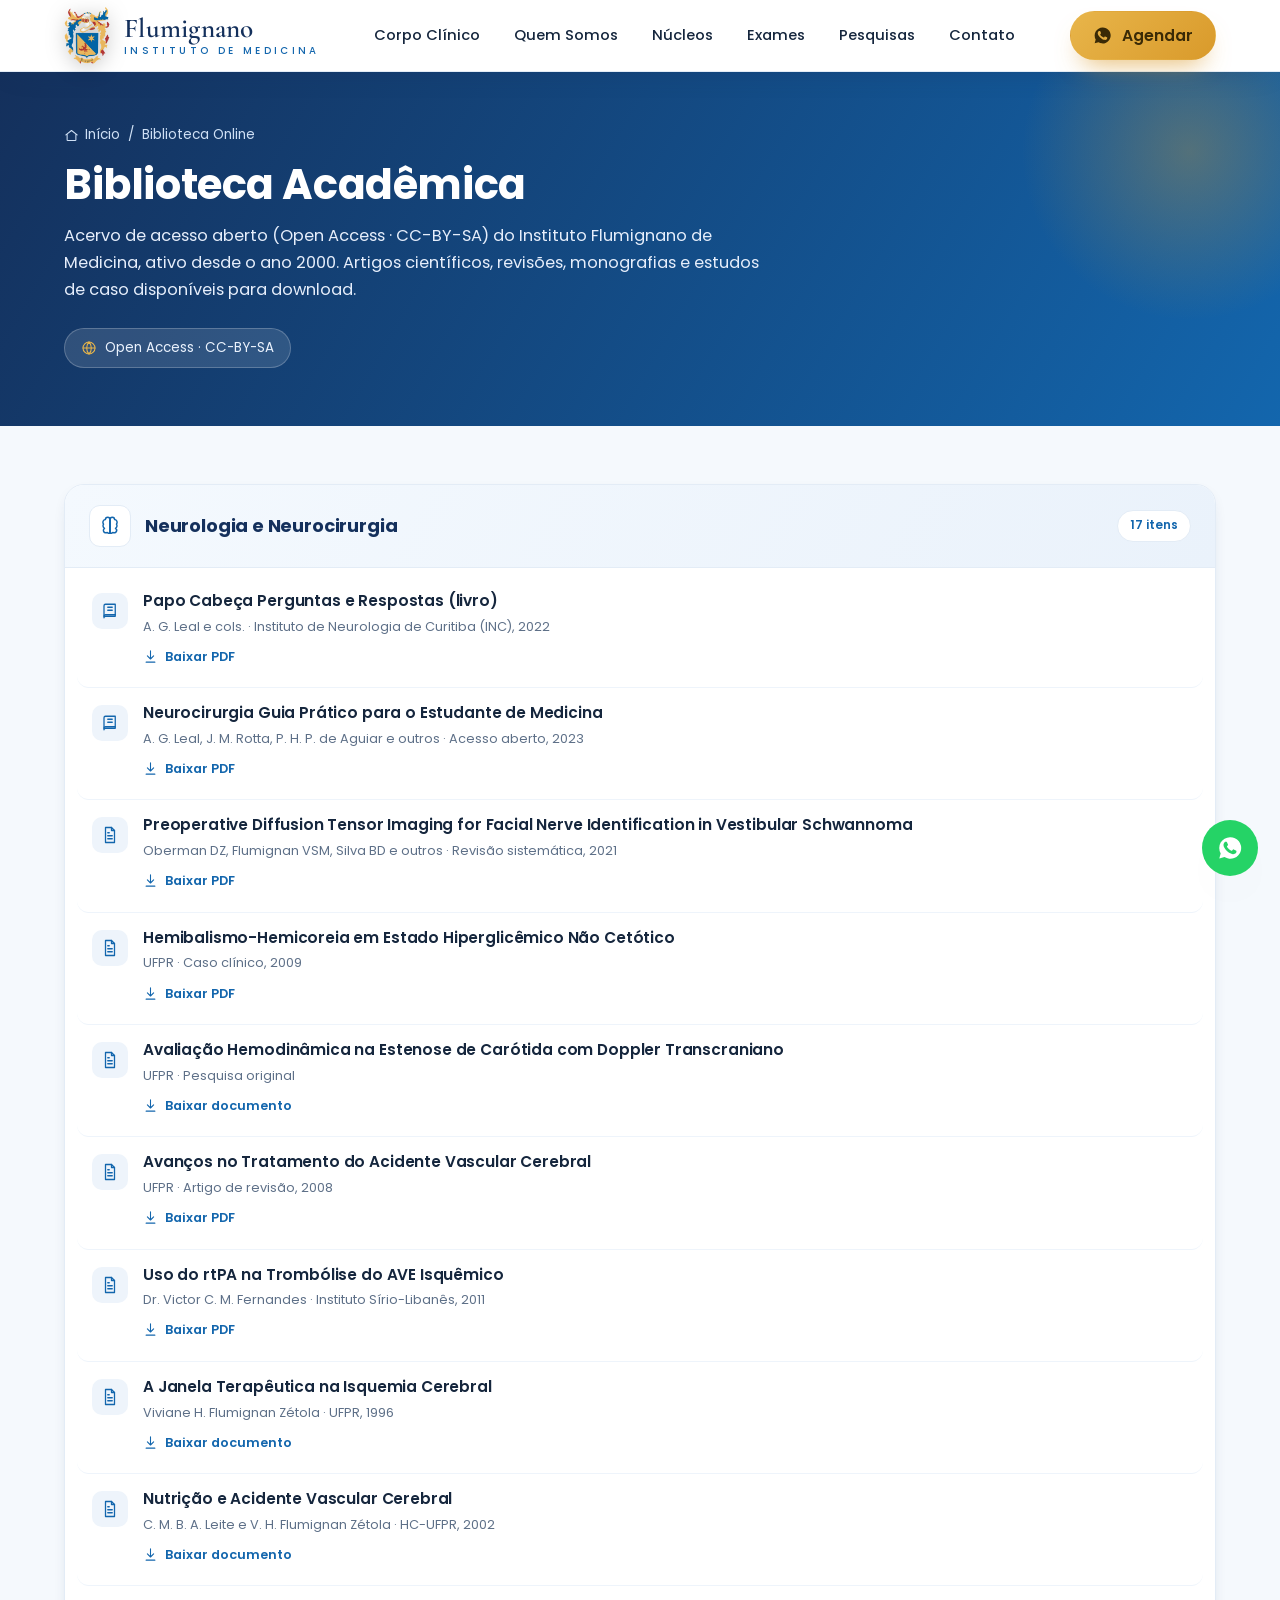
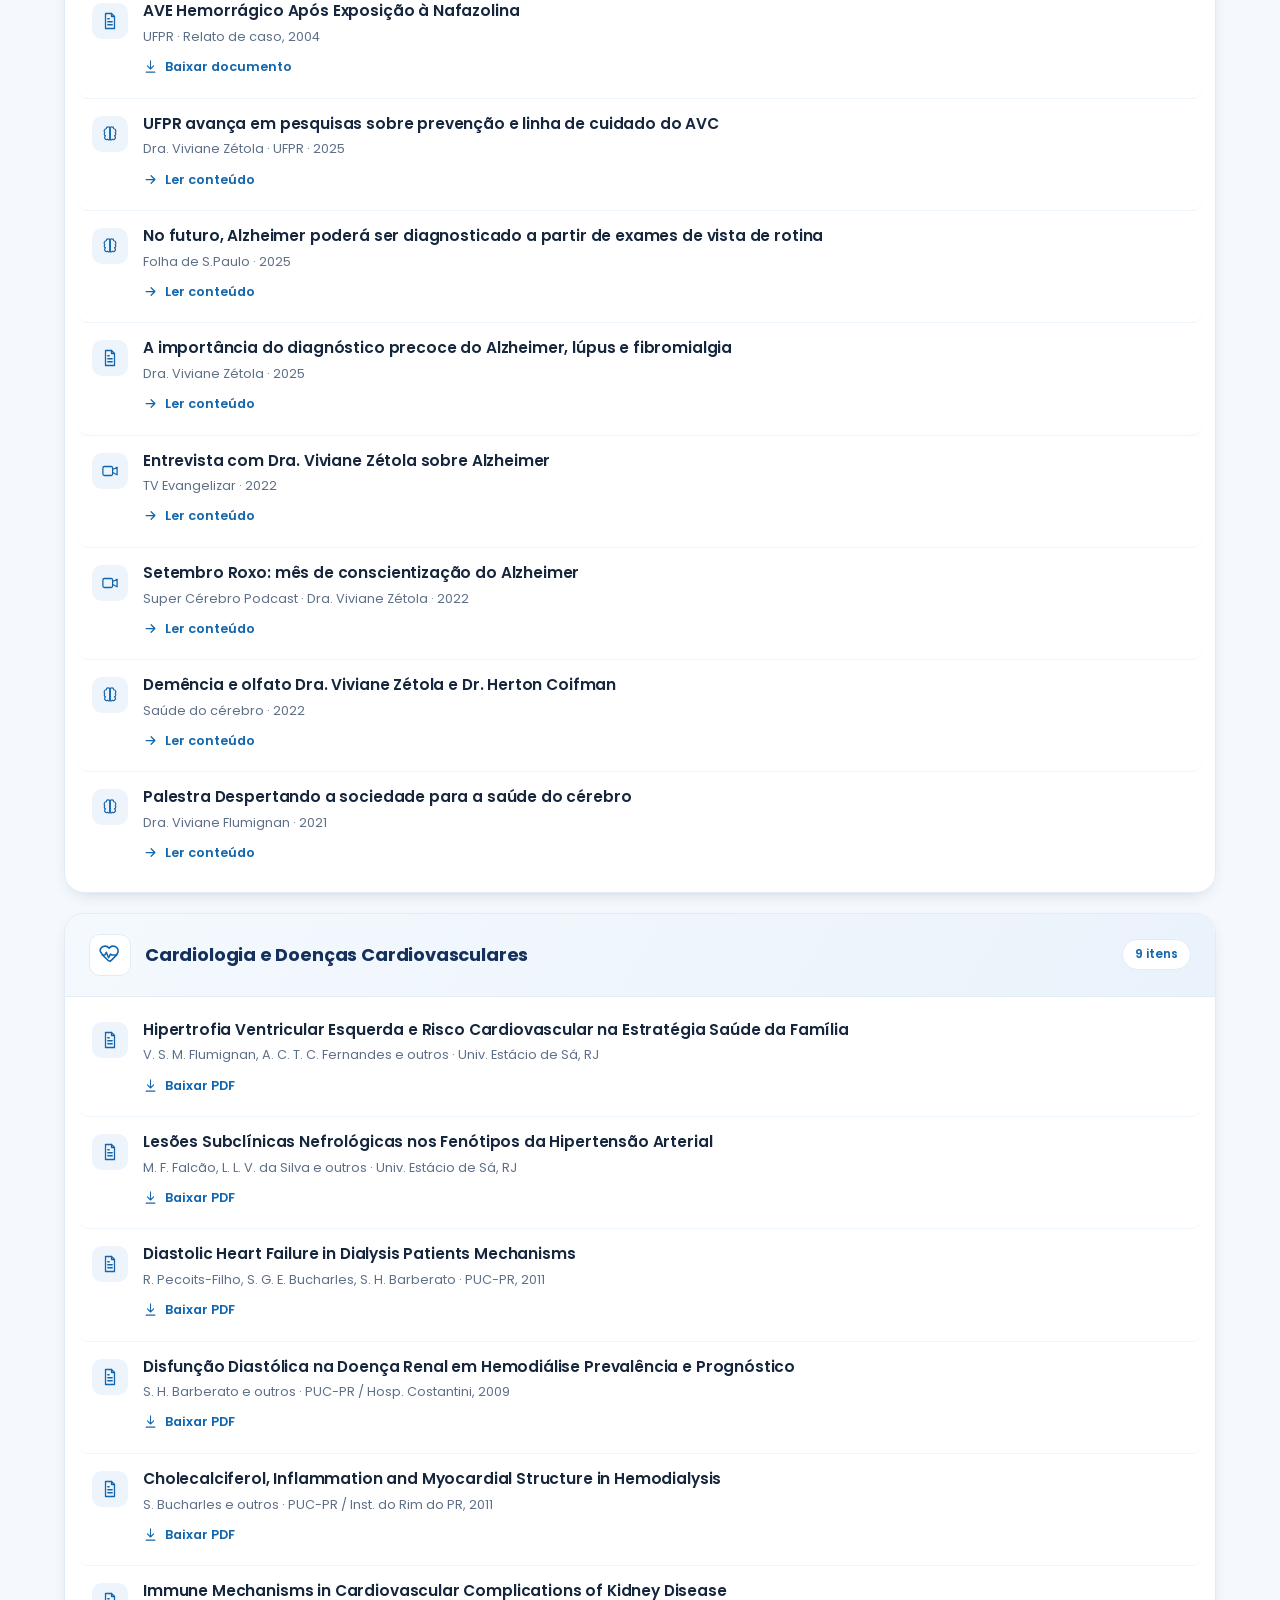
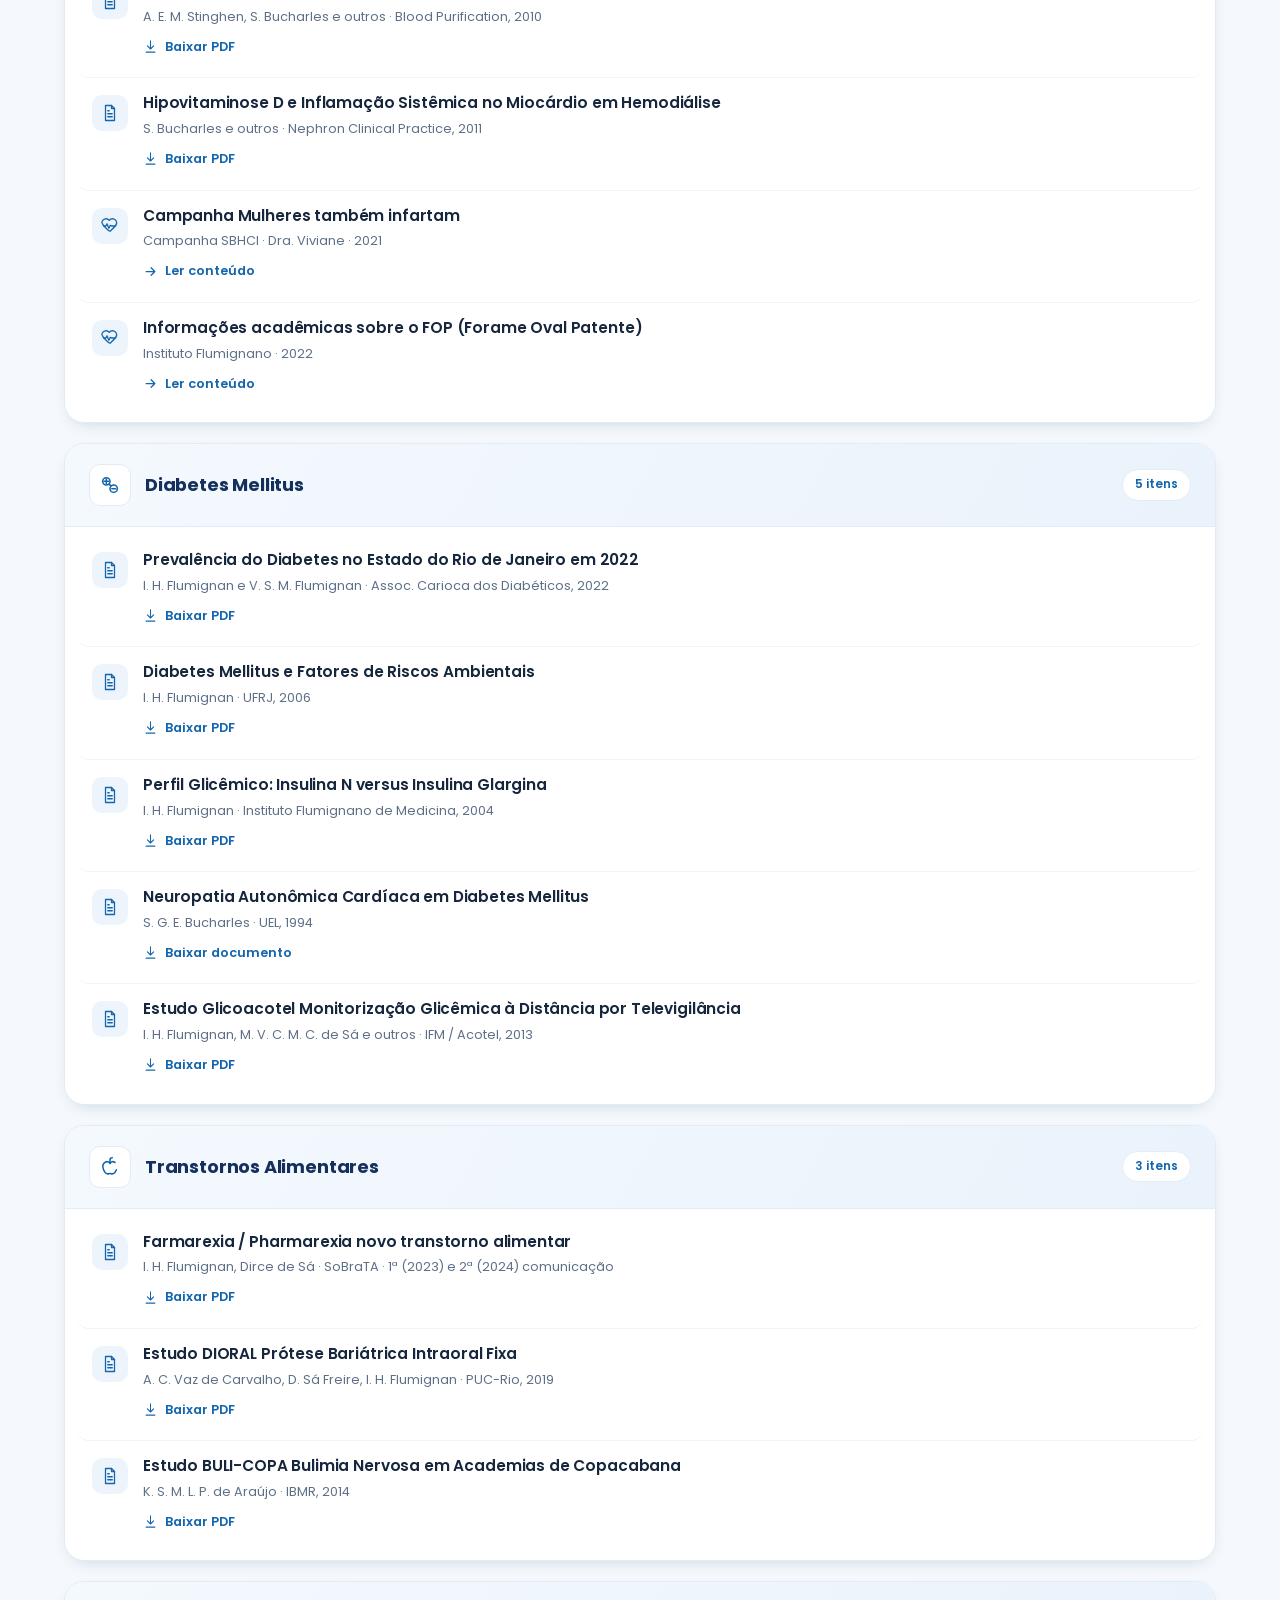
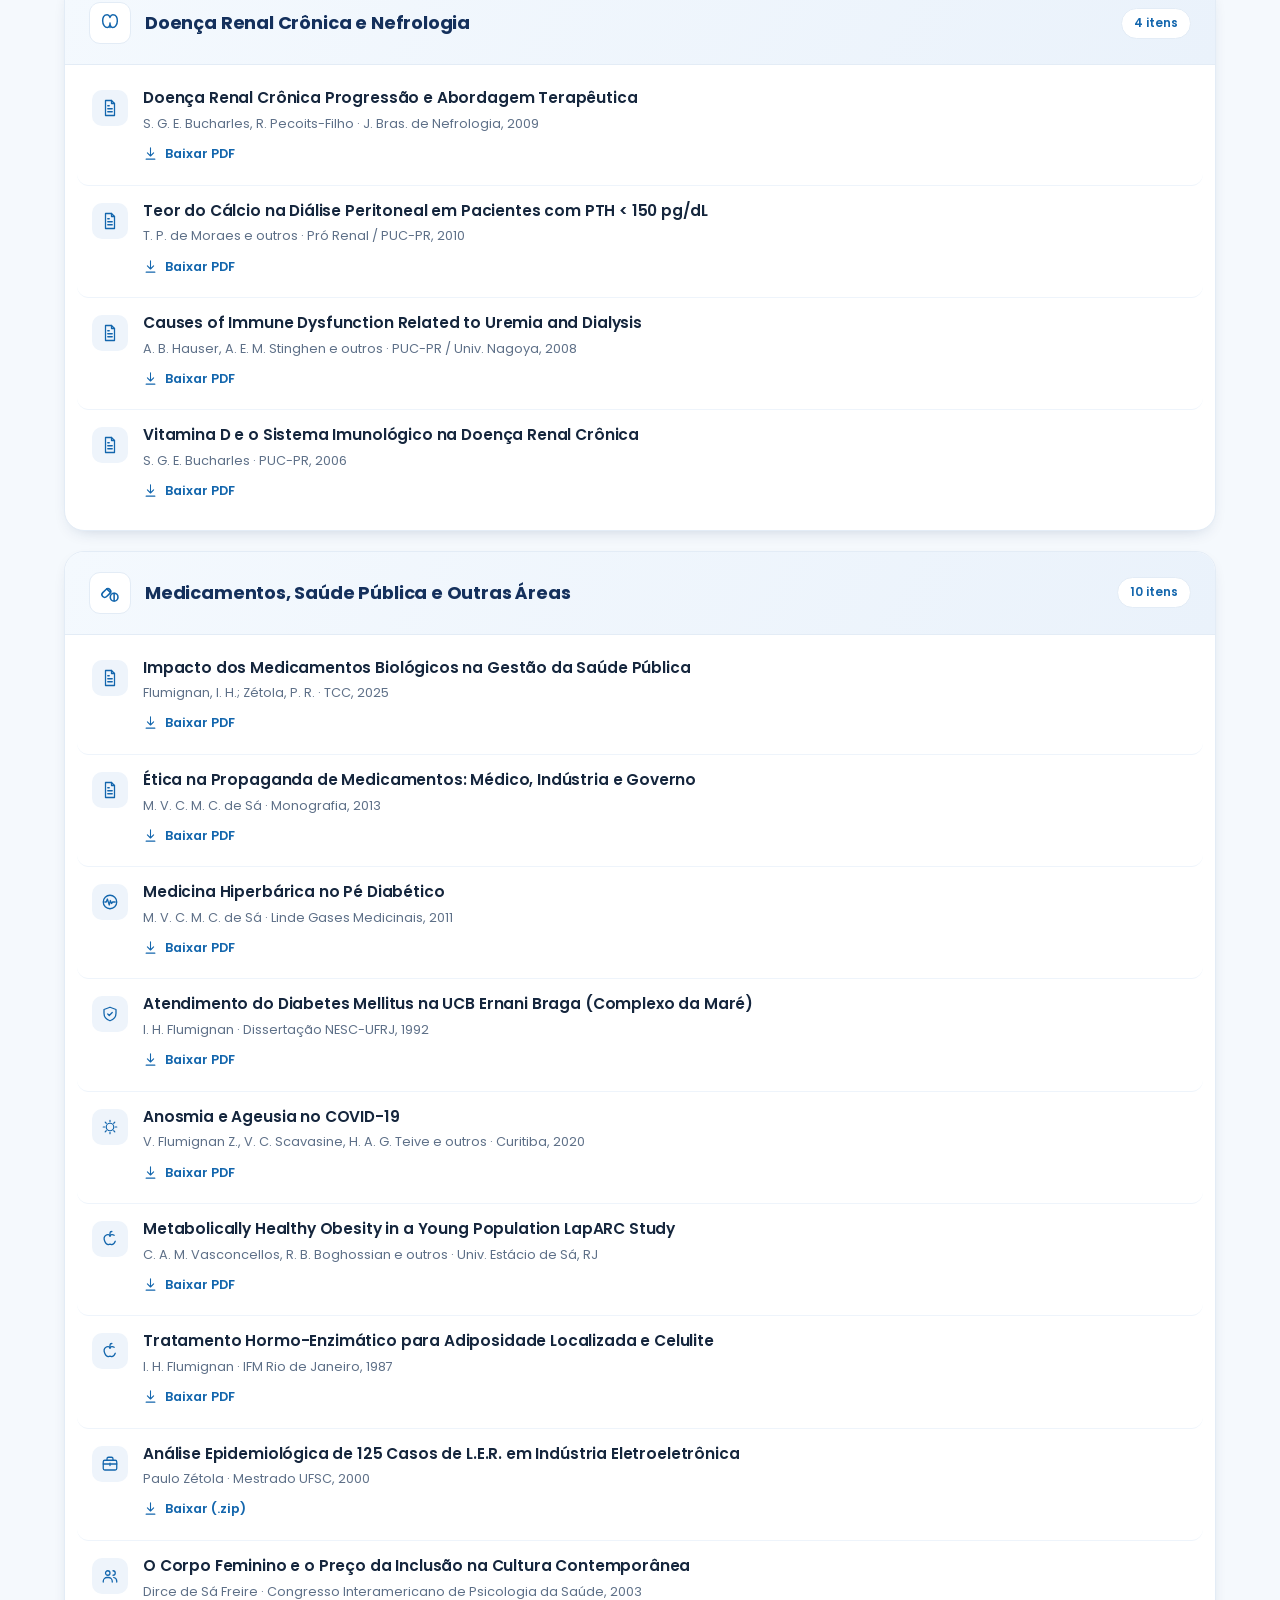
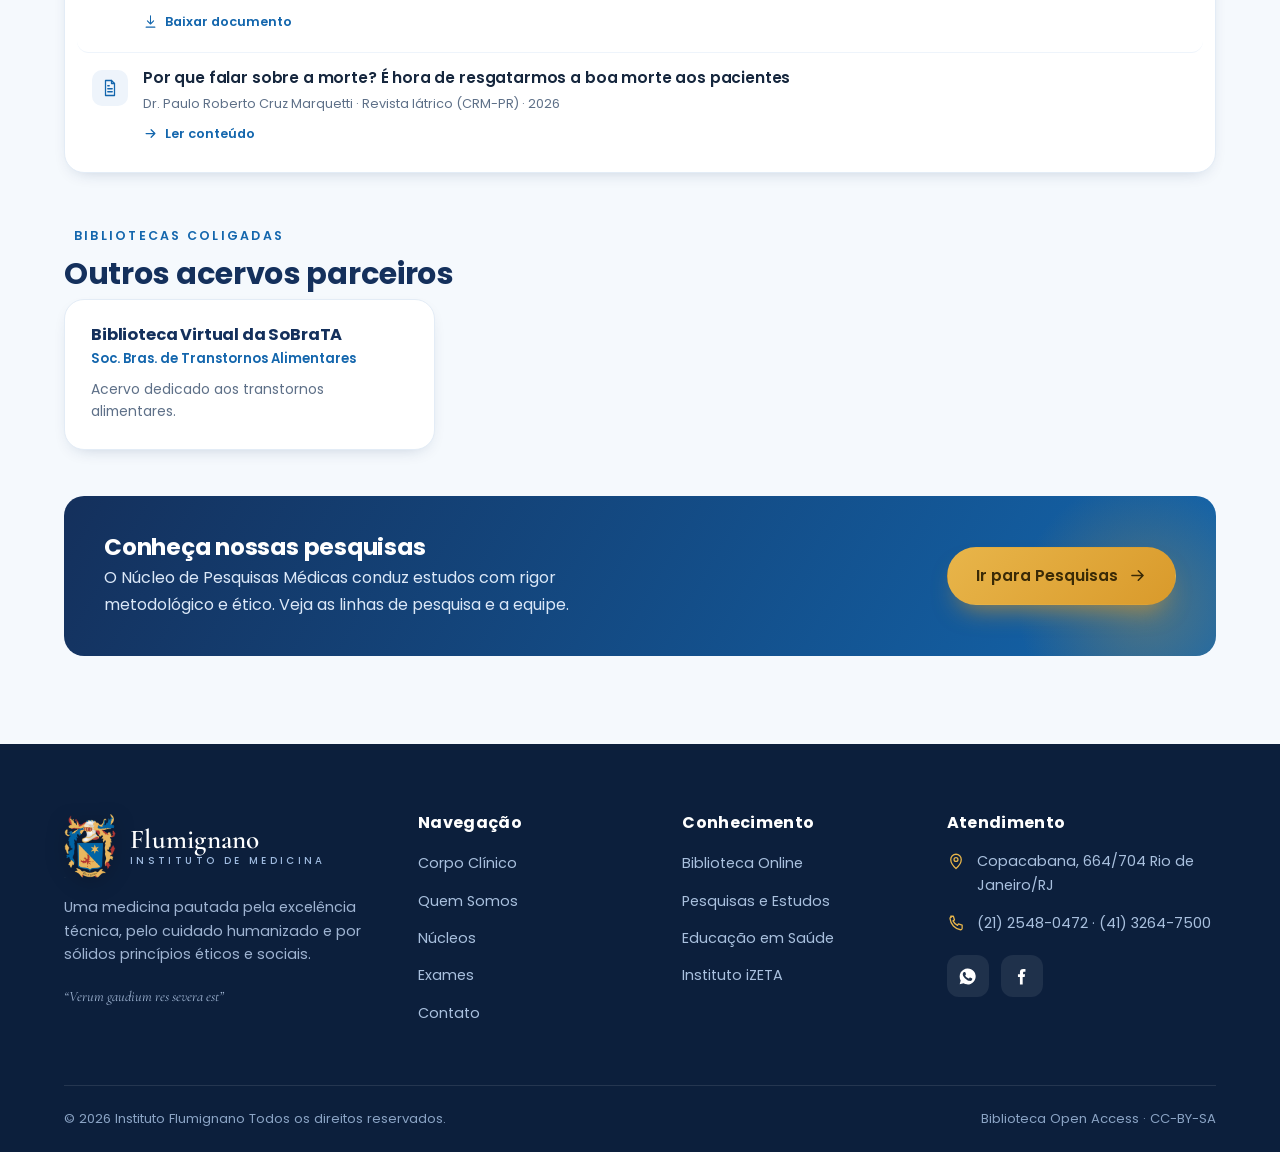
<file: biblioteca.html>
<!DOCTYPE html>
<html lang="pt-BR">
<head>
<meta charset="UTF-8">
<meta name="viewport" content="width=device-width, initial-scale=1.0">
<title>Biblioteca Online Instituto Flumignano de Medicina</title>
<meta name="description" content="Biblioteca acadêmica de acesso aberto (CC-BY-SA) do Instituto Flumignano de Medicina, ativa desde o ano 2000. Artigos, estudos e monografias.">
<link rel="icon" type="image/png" href="assets/brasao-web.png">
<link rel="preconnect" href="https://fonts.googleapis.com">
<link rel="preconnect" href="https://fonts.gstatic.com" crossorigin>
<link href="https://fonts.googleapis.com/css2?family=Cormorant+Garamond:ital,wght@0,500;0,600;0,700;1,500;1,600&family=Poppins:wght@400;500;600;700&display=swap" rel="stylesheet">
<link rel="stylesheet" href="styles.css">
</head>
<body class="subpage">

<!-- HEADER -->
<header class="site-header" id="header">
  <div class="container">
    <a href="index.html" class="brand" aria-label="Instituto Flumignano de Medicina">
      <img class="brand__crest" src="assets/brasao-web.png" alt="Brasão Flumignano">
      <span class="brand__text">
        <span class="brand__name">Flumignano</span>
        <span class="brand__sub">Instituto de Medicina</span>
      </span>
    </a>
    <nav class="nav" id="nav" aria-label="Navegação principal">
      <a href="index.html#equipe">Corpo Clínico</a>
      <a href="index.html#sobre">Quem Somos</a>
      <a href="index.html#nucleos">Núcleos</a>
      <a href="index.html#exames">Exames</a>
      <a href="pesquisas.html">Pesquisas</a>
      <a href="index.html#contato">Contato</a>
      <a href="https://wa.me/5521987561627" class="btn btn-gold nav-cta" target="_blank" rel="noopener">Agendar</a>
    </nav>
    <div class="header-actions">
      <a href="https://wa.me/5521987561627" class="btn btn-gold nav-cta" target="_blank" rel="noopener"><svg><use href="assets/icons.svg#i-wa"/></svg> Agendar</a>
      <button class="nav-toggle" id="navToggle" aria-label="Abrir menu" aria-expanded="false"><span></span></button>
    </div>
  </div>
</header>
<div class="nav-backdrop" id="navBackdrop"></div>

<!-- SUBHERO -->
<section class="subhero">
  <div class="container">
    <nav class="breadcrumb" aria-label="Trilha">
      <a href="index.html"><svg><use href="assets/icons.svg#i-home"/></svg> Início</a>
      <span>/</span><span>Biblioteca Online</span>
    </nav>
    <h1>Biblioteca Acadêmica</h1>
    <p>Acervo de acesso aberto (Open Access · CC-BY-SA) do Instituto Flumignano de Medicina, ativo desde o ano 2000. Artigos científicos, revisões, monografias e estudos de caso disponíveis para download.</p>
    <div class="subhero__meta">
      <span class="chip"><svg><use href="assets/icons.svg#i-globe"/></svg> Open Access · CC-BY-SA</span>
    </div>
  </div>
</section>

<main class="subpage-main">
  <div class="container">

    <!-- NEUROLOGIA -->
    <div class="lib-cat">
      <div class="lib-cat__head"><div class="ic"><svg><use href="assets/icons.svg#i-brain"/></svg></div><h2>Neurologia e Neurocirurgia</h2><span class="n">17 itens</span></div>
      <div class="lib-list">
        <div class="lib-item"><div class="lib-item__ic"><svg><use href="assets/icons.svg#i-book"/></svg></div><div class="lib-item__body"><h3>Papo Cabeça Perguntas e Respostas (livro)</h3><p class="meta">A. G. Leal e cols. · Instituto de Neurologia de Curitiba (INC), 2022</p><a class="dl" href="https://www.flumignano.com/medicos/Download/Livro_Papo_Cabeca.pdf" target="_blank" rel="noopener"><svg><use href="assets/icons.svg#i-download"/></svg> Baixar PDF</a></div></div>
        <div class="lib-item"><div class="lib-item__ic"><svg><use href="assets/icons.svg#i-book"/></svg></div><div class="lib-item__body"><h3>Neurocirurgia Guia Prático para o Estudante de Medicina</h3><p class="meta">A. G. Leal, J. M. Rotta, P. H. P. de Aguiar e outros · Acesso aberto, 2023</p><a class="dl" href="https://www.flumignano.com/medicos/Download/Neurocirurgia%96Guia-para-o-Estudante-de-Medicina.pdf" target="_blank" rel="noopener"><svg><use href="assets/icons.svg#i-download"/></svg> Baixar PDF</a></div></div>
        <div class="lib-item"><div class="lib-item__ic"><svg><use href="assets/icons.svg#i-doc"/></svg></div><div class="lib-item__body"><h3>Preoperative Diffusion Tensor Imaging for Facial Nerve Identification in Vestibular Schwannoma</h3><p class="meta">Oberman DZ, Flumignan VSM, Silva BD e outros · Revisão sistemática, 2021</p><a class="dl" href="https://www.flumignano.com/medicos/Download/Preoperative-Tensor-Facial-Nerve-Identification-Schwannoma.pdf" target="_blank" rel="noopener"><svg><use href="assets/icons.svg#i-download"/></svg> Baixar PDF</a></div></div>
        <div class="lib-item"><div class="lib-item__ic"><svg><use href="assets/icons.svg#i-doc"/></svg></div><div class="lib-item__body"><h3>Hemibalismo-Hemicoreia em Estado Hiperglicêmico Não Cetótico</h3><p class="meta">UFPR · Caso clínico, 2009</p><a class="dl" href="https://www.flumignano.com/medicos/Download/HEMICOREIA_ASSOCIADA_A_ESTADO_HIPERGLICEMICO_NAO_CETOTICO.pdf" target="_blank" rel="noopener"><svg><use href="assets/icons.svg#i-download"/></svg> Baixar PDF</a></div></div>
        <div class="lib-item"><div class="lib-item__ic"><svg><use href="assets/icons.svg#i-doc"/></svg></div><div class="lib-item__body"><h3>Avaliação Hemodinâmica na Estenose de Carótida com Doppler Transcraniano</h3><p class="meta">UFPR · Pesquisa original</p><a class="dl" href="https://www.flumignano.com/medicos/Download/AVALIACAO_HEMODINAMICA_ESTENOSE_CAROTIDA.doc" target="_blank" rel="noopener"><svg><use href="assets/icons.svg#i-download"/></svg> Baixar documento</a></div></div>
        <div class="lib-item"><div class="lib-item__ic"><svg><use href="assets/icons.svg#i-doc"/></svg></div><div class="lib-item__body"><h3>Avanços no Tratamento do Acidente Vascular Cerebral</h3><p class="meta">UFPR · Artigo de revisão, 2008</p><a class="dl" href="https://www.flumignano.com/medicos/Download/AVANCOS_E_OPORTUNIDADES_NO_AVC_2010.pdf" target="_blank" rel="noopener"><svg><use href="assets/icons.svg#i-download"/></svg> Baixar PDF</a></div></div>
        <div class="lib-item"><div class="lib-item__ic"><svg><use href="assets/icons.svg#i-doc"/></svg></div><div class="lib-item__body"><h3>Uso do rtPA na Trombólise do AVE Isquêmico</h3><p class="meta">Dr. Victor C. M. Fernandes · Instituto Sírio-Libanês, 2011</p><a class="dl" href="https://www.flumignano.com/medicos/Download/ARTIGO%20RTPA%20NO%20AVC%20-%20DR%20VICTOR%20MASSENA.pdf" target="_blank" rel="noopener"><svg><use href="assets/icons.svg#i-download"/></svg> Baixar PDF</a></div></div>
        <div class="lib-item"><div class="lib-item__ic"><svg><use href="assets/icons.svg#i-doc"/></svg></div><div class="lib-item__body"><h3>A Janela Terapêutica na Isquemia Cerebral</h3><p class="meta">Viviane H. Flumignan Zétola · UFPR, 1996</p><a class="dl" href="https://www.flumignano.com/medicos/Download/A_JANELA_TERAPEUTICA_NA_ISQUEMIA_CEREBRAL.doc" target="_blank" rel="noopener"><svg><use href="assets/icons.svg#i-download"/></svg> Baixar documento</a></div></div>
        <div class="lib-item"><div class="lib-item__ic"><svg><use href="assets/icons.svg#i-doc"/></svg></div><div class="lib-item__body"><h3>Nutrição e Acidente Vascular Cerebral</h3><p class="meta">C. M. B. A. Leite e V. H. Flumignan Zétola · HC-UFPR, 2002</p><a class="dl" href="https://www.flumignano.com/medicos/Download/NUTRICAO_E_AVC_artigo.doc" target="_blank" rel="noopener"><svg><use href="assets/icons.svg#i-download"/></svg> Baixar documento</a></div></div>
        <div class="lib-item"><div class="lib-item__ic"><svg><use href="assets/icons.svg#i-doc"/></svg></div><div class="lib-item__body"><h3>AVE Hemorrágico Após Exposição à Nafazolina</h3><p class="meta">UFPR · Relato de caso, 2004</p><a class="dl" href="https://www.flumignano.com/medicos/Download/NAPHAZOLINE_NAFAZOLINA_STROKE_AVC.doc" target="_blank" rel="noopener"><svg><use href="assets/icons.svg#i-download"/></svg> Baixar documento</a></div></div>
        <div class="lib-item" role="button" tabindex="0" data-article="ufpr-avc"><div class="lib-item__ic"><svg><use href="assets/icons.svg#i-brain"/></svg></div><div class="lib-item__body"><h3>UFPR avança em pesquisas sobre prevenção e linha de cuidado do AVC</h3><p class="meta">Dra. Viviane Zétola · UFPR · 2025</p><span class="dl"><svg><use href="assets/icons.svg#i-arrow"/></svg> Ler conteúdo</span></div></div>
        <div class="lib-item" role="button" tabindex="0" data-article="alzheimer-vista"><div class="lib-item__ic"><svg><use href="assets/icons.svg#i-brain"/></svg></div><div class="lib-item__body"><h3>No futuro, Alzheimer poderá ser diagnosticado a partir de exames de vista de rotina</h3><p class="meta">Folha de S.Paulo · 2025</p><span class="dl"><svg><use href="assets/icons.svg#i-arrow"/></svg> Ler conteúdo</span></div></div>
        <div class="lib-item" role="button" tabindex="0" data-article="diagnostico-precoce"><div class="lib-item__ic"><svg><use href="assets/icons.svg#i-doc"/></svg></div><div class="lib-item__body"><h3>A importância do diagnóstico precoce do Alzheimer, lúpus e fibromialgia</h3><p class="meta">Dra. Viviane Zétola · 2025</p><span class="dl"><svg><use href="assets/icons.svg#i-arrow"/></svg> Ler conteúdo</span></div></div>
        <div class="lib-item" role="button" tabindex="0" data-article="entrevista-alzheimer"><div class="lib-item__ic"><svg><use href="assets/icons.svg#i-video"/></svg></div><div class="lib-item__body"><h3>Entrevista com Dra. Viviane Zétola sobre Alzheimer</h3><p class="meta">TV Evangelizar · 2022</p><span class="dl"><svg><use href="assets/icons.svg#i-arrow"/></svg> Ler conteúdo</span></div></div>
        <div class="lib-item" role="button" tabindex="0" data-article="setembro-roxo"><div class="lib-item__ic"><svg><use href="assets/icons.svg#i-video"/></svg></div><div class="lib-item__body"><h3>Setembro Roxo: mês de conscientização do Alzheimer</h3><p class="meta">Super Cérebro Podcast · Dra. Viviane Zétola · 2022</p><span class="dl"><svg><use href="assets/icons.svg#i-arrow"/></svg> Ler conteúdo</span></div></div>
        <div class="lib-item" role="button" tabindex="0" data-article="demencia-olfato"><div class="lib-item__ic"><svg><use href="assets/icons.svg#i-brain"/></svg></div><div class="lib-item__body"><h3>Demência e olfato Dra. Viviane Zétola e Dr. Herton Coifman</h3><p class="meta">Saúde do cérebro · 2022</p><span class="dl"><svg><use href="assets/icons.svg#i-arrow"/></svg> Ler conteúdo</span></div></div>
        <div class="lib-item" role="button" tabindex="0" data-article="palestra-cerebro"><div class="lib-item__ic"><svg><use href="assets/icons.svg#i-brain"/></svg></div><div class="lib-item__body"><h3>Palestra Despertando a sociedade para a saúde do cérebro</h3><p class="meta">Dra. Viviane Flumignan · 2021</p><span class="dl"><svg><use href="assets/icons.svg#i-arrow"/></svg> Ler conteúdo</span></div></div>
      </div>
    </div>

    <!-- CARDIOLOGIA -->
    <div class="lib-cat">
      <div class="lib-cat__head"><div class="ic"><svg><use href="assets/icons.svg#i-heart"/></svg></div><h2>Cardiologia e Doenças Cardiovasculares</h2><span class="n">9 itens</span></div>
      <div class="lib-list">
        <div class="lib-item"><div class="lib-item__ic"><svg><use href="assets/icons.svg#i-doc"/></svg></div><div class="lib-item__body"><h3>Hipertrofia Ventricular Esquerda e Risco Cardiovascular na Estratégia Saúde da Família</h3><p class="meta">V. S. M. Flumignan, A. C. T. C. Fernandes e outros · Univ. Estácio de Sá, RJ</p><a class="dl" href="https://www.flumignano.com/medicos/Download/HVE%20-%20UNIDADE%20ESTRATEGIA_DA_FAMILIA.pdf" target="_blank" rel="noopener"><svg><use href="assets/icons.svg#i-download"/></svg> Baixar PDF</a></div></div>
        <div class="lib-item"><div class="lib-item__ic"><svg><use href="assets/icons.svg#i-doc"/></svg></div><div class="lib-item__body"><h3>Lesões Subclínicas Nefrológicas nos Fenótipos da Hipertensão Arterial</h3><p class="meta">M. F. Falcão, L. L. V. da Silva e outros · Univ. Estácio de Sá, RJ</p><a class="dl" href="https://www.flumignano.com/medicos/Download/Lesoes%20nefrologicas%20nos%20fenotipos%20da%20HAS%20-%20PSF.pdf" target="_blank" rel="noopener"><svg><use href="assets/icons.svg#i-download"/></svg> Baixar PDF</a></div></div>
        <div class="lib-item"><div class="lib-item__ic"><svg><use href="assets/icons.svg#i-doc"/></svg></div><div class="lib-item__body"><h3>Diastolic Heart Failure in Dialysis Patients Mechanisms</h3><p class="meta">R. Pecoits-Filho, S. G. E. Bucharles, S. H. Barberato · PUC-PR, 2011</p><a class="dl" href="https://www.flumignano.com/medicos/Download/Diastolic%20Heart%20Failure%20Dialysis%20Patients.pdf" target="_blank" rel="noopener"><svg><use href="assets/icons.svg#i-download"/></svg> Baixar PDF</a></div></div>
        <div class="lib-item"><div class="lib-item__ic"><svg><use href="assets/icons.svg#i-doc"/></svg></div><div class="lib-item__body"><h3>Disfunção Diastólica na Doença Renal em Hemodiálise Prevalência e Prognóstico</h3><p class="meta">S. H. Barberato e outros · PUC-PR / Hosp. Costantini, 2009</p><a class="dl" href="https://www.flumignano.com/medicos/Download/PREVALENCIA_E_IMPACTO_PROGNOSTICO_NA_DISFUNCAO_DIASTOLICA_DRC.pdf" target="_blank" rel="noopener"><svg><use href="assets/icons.svg#i-download"/></svg> Baixar PDF</a></div></div>
        <div class="lib-item"><div class="lib-item__ic"><svg><use href="assets/icons.svg#i-doc"/></svg></div><div class="lib-item__body"><h3>Cholecalciferol, Inflammation and Myocardial Structure in Hemodialysis</h3><p class="meta">S. Bucharles e outros · PUC-PR / Inst. do Rim do PR, 2011</p><a class="dl" href="https://www.flumignano.com/medicos/Download/Cholecalcirefol%20in%20Dialysis%20Patients.pdf" target="_blank" rel="noopener"><svg><use href="assets/icons.svg#i-download"/></svg> Baixar PDF</a></div></div>
        <div class="lib-item"><div class="lib-item__ic"><svg><use href="assets/icons.svg#i-doc"/></svg></div><div class="lib-item__body"><h3>Immune Mechanisms in Cardiovascular Complications of Kidney Disease</h3><p class="meta">A. E. M. Stinghen, S. Bucharles e outros · Blood Purification, 2010</p><a class="dl" href="https://www.flumignano.com/medicos/Download/MECANISMO_IMUNE_ENVOLVIDO_CVD_CKD.pdf" target="_blank" rel="noopener"><svg><use href="assets/icons.svg#i-download"/></svg> Baixar PDF</a></div></div>
        <div class="lib-item"><div class="lib-item__ic"><svg><use href="assets/icons.svg#i-doc"/></svg></div><div class="lib-item__body"><h3>Hipovitaminose D e Inflamação Sistêmica no Miocárdio em Hemodiálise</h3><p class="meta">S. Bucharles e outros · Nephron Clinical Practice, 2011</p><a class="dl" href="https://www.flumignano.com/medicos/Download/Hypovitaminosis_D_is_Associated_with_systemic_inflammatio....pdf" target="_blank" rel="noopener"><svg><use href="assets/icons.svg#i-download"/></svg> Baixar PDF</a></div></div>
        <div class="lib-item" role="button" tabindex="0" data-article="mulheres-infartam"><div class="lib-item__ic"><svg><use href="assets/icons.svg#i-heart"/></svg></div><div class="lib-item__body"><h3>Campanha Mulheres também infartam</h3><p class="meta">Campanha SBHCI · Dra. Viviane · 2021</p><span class="dl"><svg><use href="assets/icons.svg#i-arrow"/></svg> Ler conteúdo</span></div></div>
        <div class="lib-item" role="button" tabindex="0" data-article="fop"><div class="lib-item__ic"><svg><use href="assets/icons.svg#i-heart"/></svg></div><div class="lib-item__body"><h3>Informações acadêmicas sobre o FOP (Forame Oval Patente)</h3><p class="meta">Instituto Flumignano · 2022</p><span class="dl"><svg><use href="assets/icons.svg#i-arrow"/></svg> Ler conteúdo</span></div></div>
      </div>
    </div>

    <!-- DIABETES -->
    <div class="lib-cat">
      <div class="lib-cat__head"><div class="ic"><svg><use href="assets/icons.svg#i-hormone"/></svg></div><h2>Diabetes Mellitus</h2><span class="n">5 itens</span></div>
      <div class="lib-list">
        <div class="lib-item"><div class="lib-item__ic"><svg><use href="assets/icons.svg#i-doc"/></svg></div><div class="lib-item__body"><h3>Prevalência do Diabetes no Estado do Rio de Janeiro em 2022</h3><p class="meta">I. H. Flumignan e V. S. M. Flumignan · Assoc. Carioca dos Diabéticos, 2022</p><a class="dl" href="https://www.flumignano.com/medicos/Download/PREVALENCIA_DIABETES_RIO_DE_JANEIRO-2022-ACD%20_IH%20Flumignan_final.pdf" target="_blank" rel="noopener"><svg><use href="assets/icons.svg#i-download"/></svg> Baixar PDF</a></div></div>
        <div class="lib-item"><div class="lib-item__ic"><svg><use href="assets/icons.svg#i-doc"/></svg></div><div class="lib-item__body"><h3>Diabetes Mellitus e Fatores de Riscos Ambientais</h3><p class="meta">I. H. Flumignan · UFRJ, 2006</p><a class="dl" href="https://www.flumignano.com/medicos/Download/MONOGRAFIA_DIABETES_FATORES_RISCOS_AMBIENTAIS_UFRJ_2006.pdf" target="_blank" rel="noopener"><svg><use href="assets/icons.svg#i-download"/></svg> Baixar PDF</a></div></div>
        <div class="lib-item"><div class="lib-item__ic"><svg><use href="assets/icons.svg#i-doc"/></svg></div><div class="lib-item__body"><h3>Perfil Glicêmico: Insulina N versus Insulina Glargina</h3><p class="meta">I. H. Flumignan · Instituto Flumignano de Medicina, 2004</p><a class="dl" href="https://www.flumignano.com/medicos/Download/GLARGINA_VS_NPH_COM_CGSM.pdf" target="_blank" rel="noopener"><svg><use href="assets/icons.svg#i-download"/></svg> Baixar PDF</a></div></div>
        <div class="lib-item"><div class="lib-item__ic"><svg><use href="assets/icons.svg#i-doc"/></svg></div><div class="lib-item__body"><h3>Neuropatia Autonômica Cardíaca em Diabetes Mellitus</h3><p class="meta">S. G. E. Bucharles · UEL, 1994</p><a class="dl" href="https://www.flumignano.com/medicos/Diabet_Neurop_Auton_card_Download/NEUROPATIA_AUTONOMICA_CARDIACA_EM_DIABETES_MELLITUS_Sergio_Gardano_Elias_Bucharles.doc" target="_blank" rel="noopener"><svg><use href="assets/icons.svg#i-download"/></svg> Baixar documento</a></div></div>
        <div class="lib-item"><div class="lib-item__ic"><svg><use href="assets/icons.svg#i-doc"/></svg></div><div class="lib-item__body"><h3>Estudo Glicoacotel Monitorização Glicêmica à Distância por Televigilância</h3><p class="meta">I. H. Flumignan, M. V. C. M. C. de Sá e outros · IFM / Acotel, 2013</p><a class="dl" href="https://www.flumignano.com/medicos/Download/ARTIGO%20ORIGINAL%20-%20TELEMEDICINA%20PARA%20DIABETICOS%20-%20ACOTEL%20-%20IFM%20-%20CONGRESSO%20SBD%202013.pdf" target="_blank" rel="noopener"><svg><use href="assets/icons.svg#i-download"/></svg> Baixar PDF</a></div></div>
      </div>
    </div>

    <!-- TRANSTORNOS ALIMENTARES -->
    <div class="lib-cat">
      <div class="lib-cat__head"><div class="ic"><svg><use href="assets/icons.svg#i-nutri"/></svg></div><h2>Transtornos Alimentares</h2><span class="n">3 itens</span></div>
      <div class="lib-list">
        <div class="lib-item"><div class="lib-item__ic"><svg><use href="assets/icons.svg#i-doc"/></svg></div><div class="lib-item__body"><h3>Farmarexia / Pharmarexia novo transtorno alimentar</h3><p class="meta">I. H. Flumignan, Dirce de Sá · SoBraTA · 1ª (2023) e 2ª (2024) comunicação</p><a class="dl" href="https://www.flumignano.com/medicos/Download/ARTIGO_FARMAREXIA-05-2024.pdf" target="_blank" rel="noopener"><svg><use href="assets/icons.svg#i-download"/></svg> Baixar PDF</a></div></div>
        <div class="lib-item"><div class="lib-item__ic"><svg><use href="assets/icons.svg#i-doc"/></svg></div><div class="lib-item__body"><h3>Estudo DIORAL Prótese Bariátrica Intraoral Fixa</h3><p class="meta">A. C. Vaz de Carvalho, D. Sá Freire, I. H. Flumignan · PUC-Rio, 2019</p><a class="dl" href="https://www.flumignano.com/medicos/Download/ARTIGO%20DIORAL-SOBRATA-2020-versao-final.pdf" target="_blank" rel="noopener"><svg><use href="assets/icons.svg#i-download"/></svg> Baixar PDF</a></div></div>
        <div class="lib-item"><div class="lib-item__ic"><svg><use href="assets/icons.svg#i-doc"/></svg></div><div class="lib-item__body"><h3>Estudo BULI-COPA Bulimia Nervosa em Academias de Copacabana</h3><p class="meta">K. S. M. L. P. de Araújo · IBMR, 2014</p><a class="dl" href="https://www.flumignano.com/medicos/Download/MONOGRAFIA_BULIMIA_IBMR_2014_KARINA_S_M_L_P_ARAUJO.pdf" target="_blank" rel="noopener"><svg><use href="assets/icons.svg#i-download"/></svg> Baixar PDF</a></div></div>
      </div>
    </div>

    <!-- NEFROLOGIA -->
    <div class="lib-cat">
      <div class="lib-cat__head"><div class="ic"><svg><use href="assets/icons.svg#i-kidney"/></svg></div><h2>Doença Renal Crônica e Nefrologia</h2><span class="n">4 itens</span></div>
      <div class="lib-list">
        <div class="lib-item"><div class="lib-item__ic"><svg><use href="assets/icons.svg#i-doc"/></svg></div><div class="lib-item__body"><h3>Doença Renal Crônica Progressão e Abordagem Terapêutica</h3><p class="meta">S. G. E. Bucharles, R. Pecoits-Filho · J. Bras. de Nefrologia, 2009</p><a class="dl" href="https://www.flumignano.com/medicos/Download/MECANISMOS_PROGRESSAO_IRC.pdf" target="_blank" rel="noopener"><svg><use href="assets/icons.svg#i-download"/></svg> Baixar PDF</a></div></div>
        <div class="lib-item"><div class="lib-item__ic"><svg><use href="assets/icons.svg#i-doc"/></svg></div><div class="lib-item__body"><h3>Teor do Cálcio na Diálise Peritoneal em Pacientes com PTH &lt; 150 pg/dL</h3><p class="meta">T. P. de Moraes e outros · Pró Renal / PUC-PR, 2010</p><a class="dl" href="https://www.flumignano.com/medicos/Download/METABOLISMO_MINERAL_DA_DIALISE_PERITONEAL.pdf" target="_blank" rel="noopener"><svg><use href="assets/icons.svg#i-download"/></svg> Baixar PDF</a></div></div>
        <div class="lib-item"><div class="lib-item__ic"><svg><use href="assets/icons.svg#i-doc"/></svg></div><div class="lib-item__body"><h3>Causes of Immune Dysfunction Related to Uremia and Dialysis</h3><p class="meta">A. B. Hauser, A. E. M. Stinghen e outros · PUC-PR / Univ. Nagoya, 2008</p><a class="dl" href="https://www.flumignano.com/medicos/Download/UREMIA_E_FUNCAO_IMUNOLOGICA.pdf" target="_blank" rel="noopener"><svg><use href="assets/icons.svg#i-download"/></svg> Baixar PDF</a></div></div>
        <div class="lib-item"><div class="lib-item__ic"><svg><use href="assets/icons.svg#i-doc"/></svg></div><div class="lib-item__body"><h3>Vitamina D e o Sistema Imunológico na Doença Renal Crônica</h3><p class="meta">S. G. E. Bucharles · PUC-PR, 2006</p><a class="dl" href="https://www.flumignano.com/medicos/Download/VITAMINA_D_E_DOENCA_RENAL_CRONICA.pdf" target="_blank" rel="noopener"><svg><use href="assets/icons.svg#i-download"/></svg> Baixar PDF</a></div></div>
      </div>
    </div>

    <!-- OUTRAS ÁREAS -->
    <div class="lib-cat">
      <div class="lib-cat__head"><div class="ic"><svg><use href="assets/icons.svg#i-pills"/></svg></div><h2>Medicamentos, Saúde Pública e Outras Áreas</h2><span class="n">10 itens</span></div>
      <div class="lib-list">
        <div class="lib-item"><div class="lib-item__ic"><svg><use href="assets/icons.svg#i-doc"/></svg></div><div class="lib-item__body"><h3>Impacto dos Medicamentos Biológicos na Gestão da Saúde Pública</h3><p class="meta">Flumignan, I. H.; Zétola, P. R. · TCC, 2025</p><a class="dl" href="https://www.flumignano.com/medicos/Download/MEDICAMENTOS%20BIOLOGICOS%20NA%20GESTAO%20EMPRESARIAL%20-%202025%20%282%29.pdf" target="_blank" rel="noopener"><svg><use href="assets/icons.svg#i-download"/></svg> Baixar PDF</a></div></div>
        <div class="lib-item"><div class="lib-item__ic"><svg><use href="assets/icons.svg#i-doc"/></svg></div><div class="lib-item__body"><h3>Ética na Propaganda de Medicamentos: Médico, Indústria e Governo</h3><p class="meta">M. V. C. M. C. de Sá · Monografia, 2013</p><a class="dl" href="https://www.flumignano.com/medicos/Download/ETICA_PROPAGANDA_MEDICAMENTOS_DE_PRESCRI%C7%C3%83O_2013.pdf" target="_blank" rel="noopener"><svg><use href="assets/icons.svg#i-download"/></svg> Baixar PDF</a></div></div>
        <div class="lib-item"><div class="lib-item__ic"><svg><use href="assets/icons.svg#i-waves"/></svg></div><div class="lib-item__body"><h3>Medicina Hiperbárica no Pé Diabético</h3><p class="meta">M. V. C. M. C. de Sá · Linde Gases Medicinais, 2011</p><a class="dl" href="https://www.flumignano.com/medicos/Download/MEDICINA_HIPERBARICA_EVOLUCAO_E_USO.pdf" target="_blank" rel="noopener"><svg><use href="assets/icons.svg#i-download"/></svg> Baixar PDF</a></div></div>
        <div class="lib-item"><div class="lib-item__ic"><svg><use href="assets/icons.svg#i-shield"/></svg></div><div class="lib-item__body"><h3>Atendimento do Diabetes Mellitus na UCB Ernani Braga (Complexo da Maré)</h3><p class="meta">I. H. Flumignan · Dissertação NESC-UFRJ, 1992</p><a class="dl" href="https://www.flumignano.com/medicos/Download/DISSERTACAO_UFRJ_PROJ_ATEND_HIERARQ_DIABETES_UNID_CUIDADOS_BASICOS_ERNANI_BRAGA_COMPLEXO_DA_MARE-RIO-IZIDORO_FLUMIGNAN-1992.pdf" target="_blank" rel="noopener"><svg><use href="assets/icons.svg#i-download"/></svg> Baixar PDF</a></div></div>
        <div class="lib-item"><div class="lib-item__ic"><svg><use href="assets/icons.svg#i-virus"/></svg></div><div class="lib-item__body"><h3>Anosmia e Ageusia no COVID-19</h3><p class="meta">V. Flumignan Z., V. C. Scavasine, H. A. G. Teive e outros · Curitiba, 2020</p><a class="dl" href="https://www.flumignano.com/medicos/Download/ANOSMIA_AGEUSIA_NO_COVID19_RELATO_DE_CASO_2020.pdf" target="_blank" rel="noopener"><svg><use href="assets/icons.svg#i-download"/></svg> Baixar PDF</a></div></div>
        <div class="lib-item"><div class="lib-item__ic"><svg><use href="assets/icons.svg#i-nutri"/></svg></div><div class="lib-item__body"><h3>Metabolically Healthy Obesity in a Young Population LapARC Study</h3><p class="meta">C. A. M. Vasconcellos, R. B. Boghossian e outros · Univ. Estácio de Sá, RJ</p><a class="dl" href="https://www.flumignano.com/medicos/Download/Metabolically%20healthy%20obesity%20in%20a%20young%20-the%20Family%20Health%20Strategy%20in%20Brazil.%20LapARCstudy.pdf" target="_blank" rel="noopener"><svg><use href="assets/icons.svg#i-download"/></svg> Baixar PDF</a></div></div>
        <div class="lib-item"><div class="lib-item__ic"><svg><use href="assets/icons.svg#i-nutri"/></svg></div><div class="lib-item__body"><h3>Tratamento Hormo-Enzimático para Adiposidade Localizada e Celulite</h3><p class="meta">I. H. Flumignan · IFM Rio de Janeiro, 1987</p><a class="dl" href="https://www.flumignano.com/medicos/Download/Monografia_Tratamento_Hormo-Enzimatico.pdf" target="_blank" rel="noopener"><svg><use href="assets/icons.svg#i-download"/></svg> Baixar PDF</a></div></div>
        <div class="lib-item"><div class="lib-item__ic"><svg><use href="assets/icons.svg#i-work"/></svg></div><div class="lib-item__body"><h3>Análise Epidemiológica de 125 Casos de L.E.R. em Indústria Eletroeletrônica</h3><p class="meta">Paulo Zétola · Mestrado UFSC, 2000</p><a class="dl" href="https://www.flumignano.com/medicos/prevlineDownload/TESE125CASOS.zip" target="_blank" rel="noopener"><svg><use href="assets/icons.svg#i-download"/></svg> Baixar (.zip)</a></div></div>
        <div class="lib-item"><div class="lib-item__ic"><svg><use href="assets/icons.svg#i-users"/></svg></div><div class="lib-item__body"><h3>O Corpo Feminino e o Preço da Inclusão na Cultura Contemporânea</h3><p class="meta">Dirce de Sá Freire · Congresso Interamericano de Psicologia da Saúde, 2003</p><a class="dl" href="https://www.flumignano.com/medicos/Download/CORPO_FEMIN_E_EXCLUSAO_SOCIAL.doc" target="_blank" rel="noopener"><svg><use href="assets/icons.svg#i-download"/></svg> Baixar documento</a></div></div>
        <div class="lib-item" role="button" tabindex="0" data-article="boa-morte"><div class="lib-item__ic"><svg><use href="assets/icons.svg#i-doc"/></svg></div><div class="lib-item__body"><h3>Por que falar sobre a morte? É hora de resgatarmos a boa morte aos pacientes</h3><p class="meta">Dr. Paulo Roberto Cruz Marquetti · Revista Iátrico (CRM-PR) · 2026</p><span class="dl"><svg><use href="assets/icons.svg#i-arrow"/></svg> Ler conteúdo</span></div></div>
      </div>
    </div>

    <!-- BIBLIOTECAS COLIGADAS -->
    <div class="section-block" style="margin-top:46px">
      <span class="eyebrow">Bibliotecas Coligadas</span>
      <h2 class="block-title">Outros acervos parceiros</h2>
      <div class="info-grid">
        <a class="info-card" href="https://www.flumignano.com/sobrata/SOBRATA_BIBLIOTECA_VIRTUAL.html" target="_blank" rel="noopener"><h3>Biblioteca Virtual da SoBraTA</h3><p class="role">Soc. Bras. de Transtornos Alimentares</p><p>Acervo dedicado aos transtornos alimentares.</p></a>
      </div>
    </div>

    <div class="callout">
      <div class="callout__txt">
        <h2>Conheça nossas pesquisas</h2>
        <p>O Núcleo de Pesquisas Médicas conduz estudos com rigor metodológico e ético. Veja as linhas de pesquisa e a equipe.</p>
      </div>
      <a href="pesquisas.html" class="btn btn-gold">Ir para Pesquisas <svg><use href="assets/icons.svg#i-arrow"/></svg></a>
    </div>

  </div>
</main>

<!-- FOOTER -->
<footer class="footer">
  <div class="container">
    <div class="footer__grid">
      <div class="footer__about">
        <a href="index.html" class="brand">
          <img class="brand__crest" src="assets/brasao-web.png" alt="Brasão Flumignano">
          <span class="brand__text"><span class="brand__name">Flumignano</span><span class="brand__sub">Instituto de Medicina</span></span>
        </a>
        <p>Uma medicina pautada pela excelência técnica, pelo cuidado humanizado e por sólidos princípios éticos e sociais.</p>
        <p class="footer__motto">“Verum gaudium res severa est”</p>
      </div>
      <div>
        <h4>Navegação</h4>
        <ul class="footer__links">
          <li><a href="index.html#equipe">Corpo Clínico</a></li>
          <li><a href="index.html#sobre">Quem Somos</a></li>
          <li><a href="index.html#nucleos">Núcleos</a></li>
          <li><a href="index.html#exames">Exames</a></li>
          <li><a href="index.html#contato">Contato</a></li>
        </ul>
      </div>
      <div>
        <h4>Conhecimento</h4>
        <ul class="footer__links">
          <li><a href="biblioteca.html">Biblioteca Online</a></li>
          <li><a href="pesquisas.html">Pesquisas e Estudos</a></li>
          <li><a href="educacao-saude.html">Educação em Saúde</a></li>
          <li><a href="https://izeta.com.br/" target="_blank" rel="noopener">Instituto iZETA</a></li>
        </ul>
      </div>
      <div>
        <h4>Atendimento</h4>
        <ul class="footer__contact">
          <li><svg><use href="assets/icons.svg#i-pin"/></svg><span>Copacabana, 664/704 Rio de Janeiro/RJ</span></li>
          <li><svg><use href="assets/icons.svg#i-phone"/></svg><span>(21) 2548-0472 · (41) 3264-7500</span></li>
        </ul>
        <div class="footer__social">
          <a href="https://wa.me/5521987561627" target="_blank" rel="noopener" aria-label="WhatsApp"><svg><use href="assets/icons.svg#i-wa"/></svg></a>
          <a href="https://www.facebook.com/pages/Instituto-Flumignano-de-Medicina/126873914071479" target="_blank" rel="noopener" aria-label="Facebook"><svg><use href="assets/icons.svg#i-fb"/></svg></a>
        </div>
      </div>
    </div>
    <div class="footer__bar">
      <span>© <span id="year"></span> Instituto Flumignano Todos os direitos reservados.</span>
      <span>Biblioteca Open Access · CC-BY-SA</span>
    </div>
  </div>
</footer>

<div class="fab-wrap" id="fabWrap">
  <div class="fab-menu" id="fabMenu">
    <span class="fab-menu__title">Falar com qual unidade?</span>
    <a href="https://wa.me/5521987561627" target="_blank" rel="noopener">
      <span class="ic"><svg><use href="assets/icons.svg#i-wa"/></svg></span>
      <span><b>Rio de Janeiro</b><small>(21) 98756-1627</small></span>
    </a>
    <a href="https://api.whatsapp.com/send?phone=5541996182974&amp;text=Ol%C3%A1!%20Gostaria%20de%20agendar%20uma%20consulta." target="_blank" rel="noopener">
      <span class="ic"><svg><use href="assets/icons.svg#i-wa"/></svg></span>
      <span><b>Curitiba</b><small>(41) 99618-2974</small></span>
    </a>
  </div>
  <button class="fab fab-wa" id="fabWa" aria-label="Falar no WhatsApp" aria-expanded="false"><svg><use href="assets/icons.svg#i-wa"/></svg></button>
</div>
<button class="fab fab-top" id="toTop" aria-label="Voltar ao topo"><svg><use href="assets/icons.svg#i-up"/></svg></button>

<script src="estudos.js"></script>
<script src="script.js"></script>
</body>
</html>
</file>
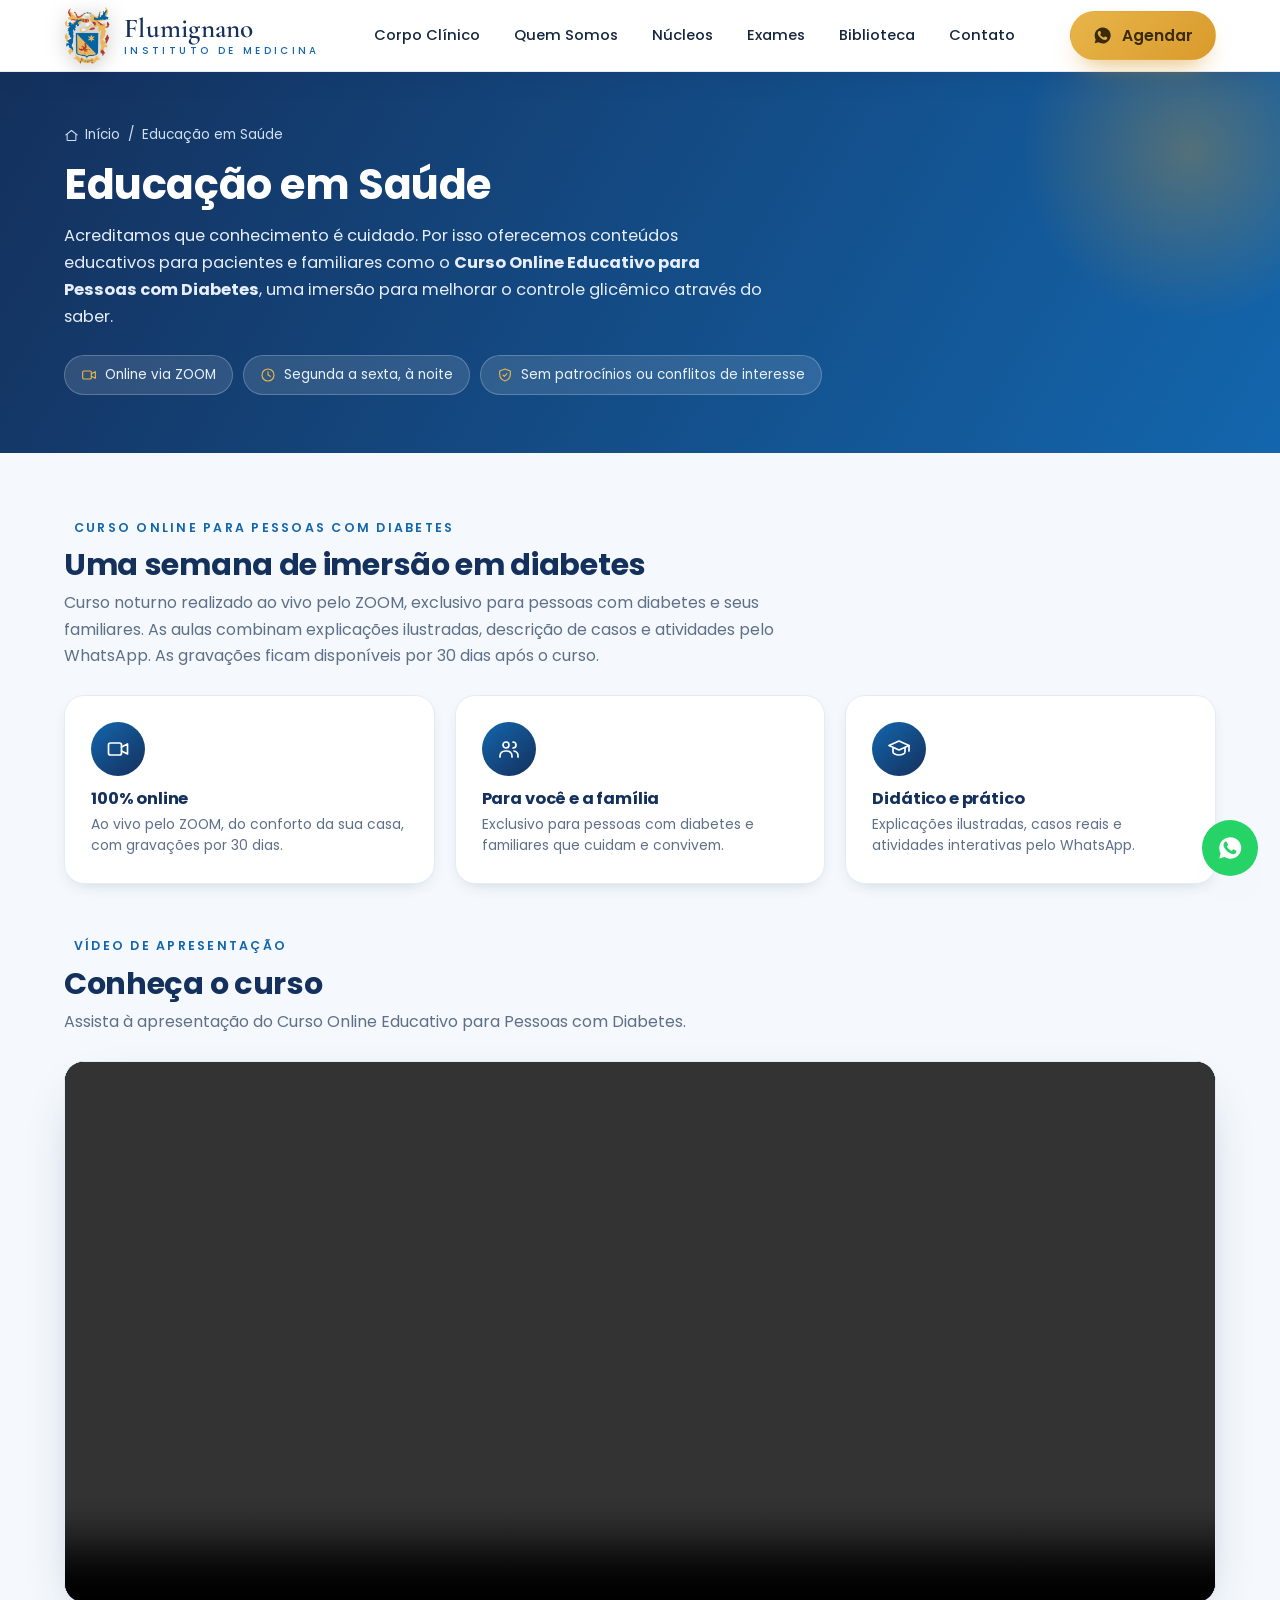
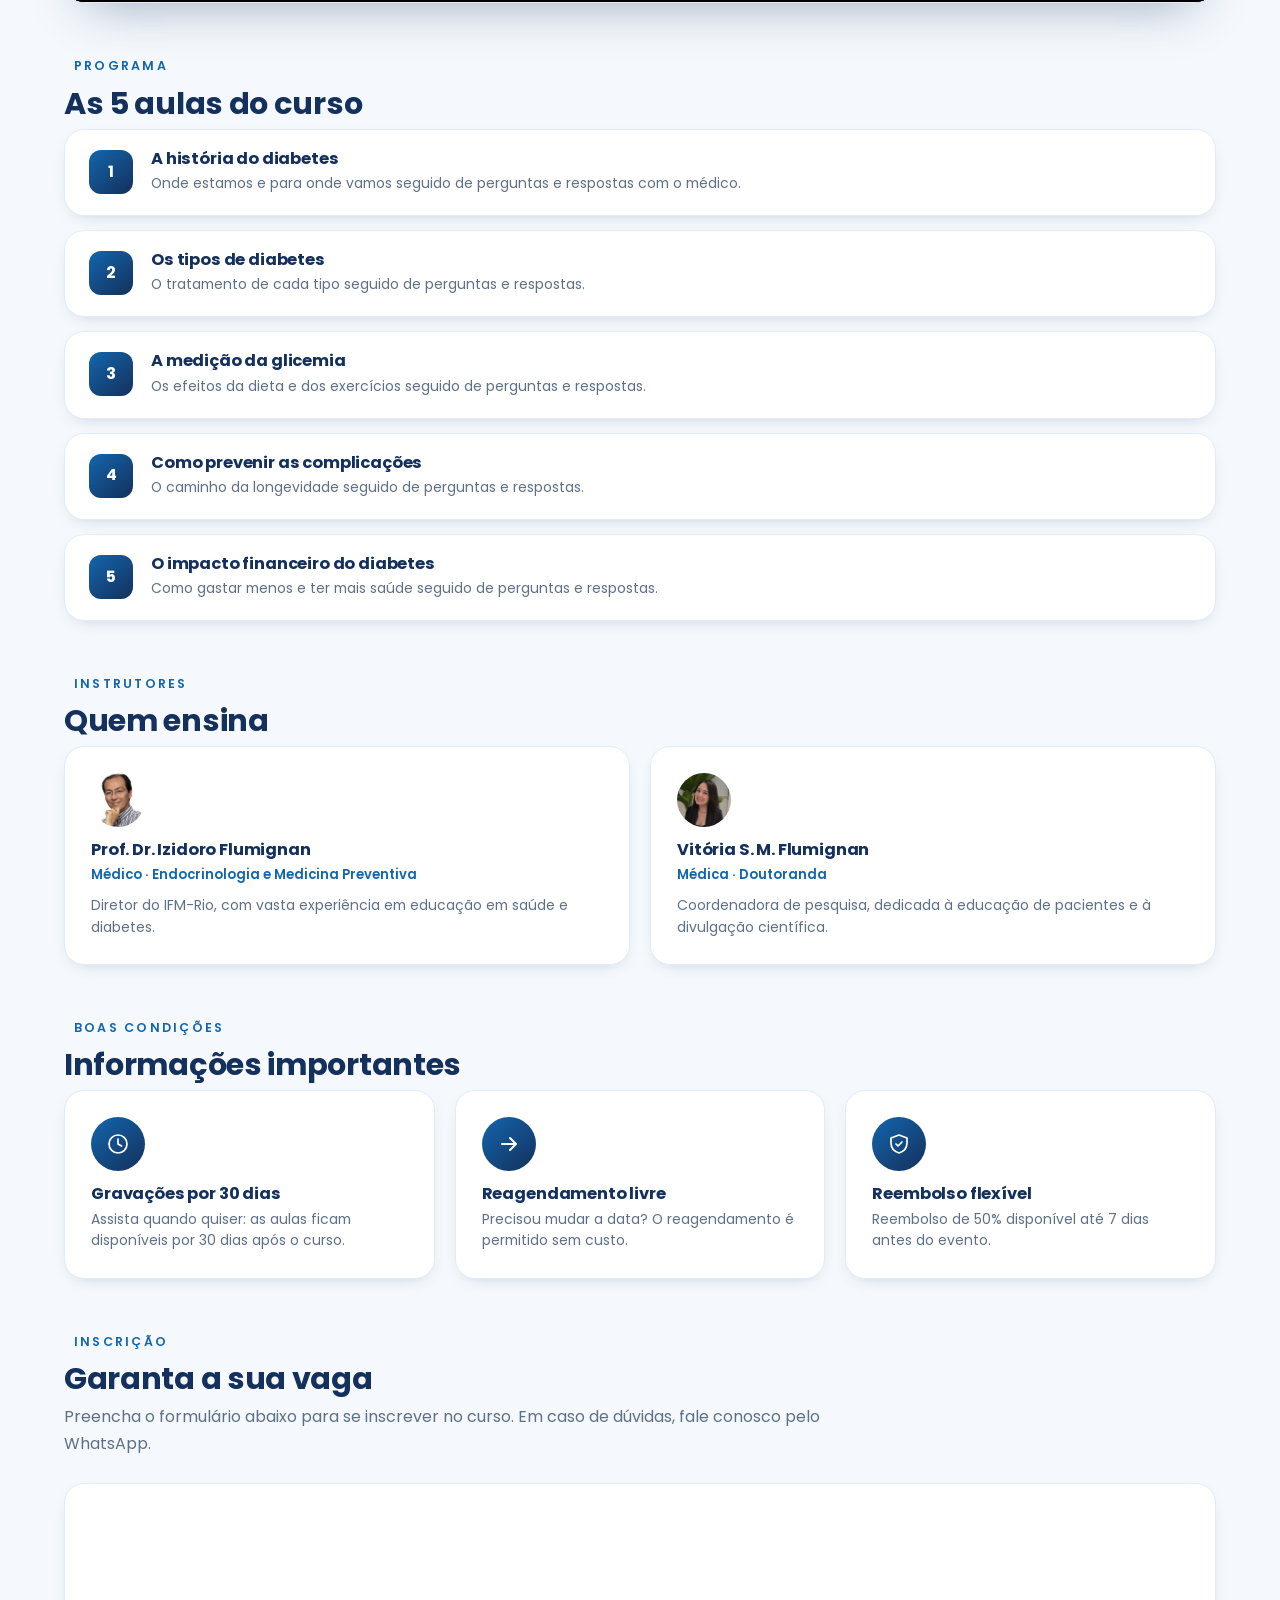
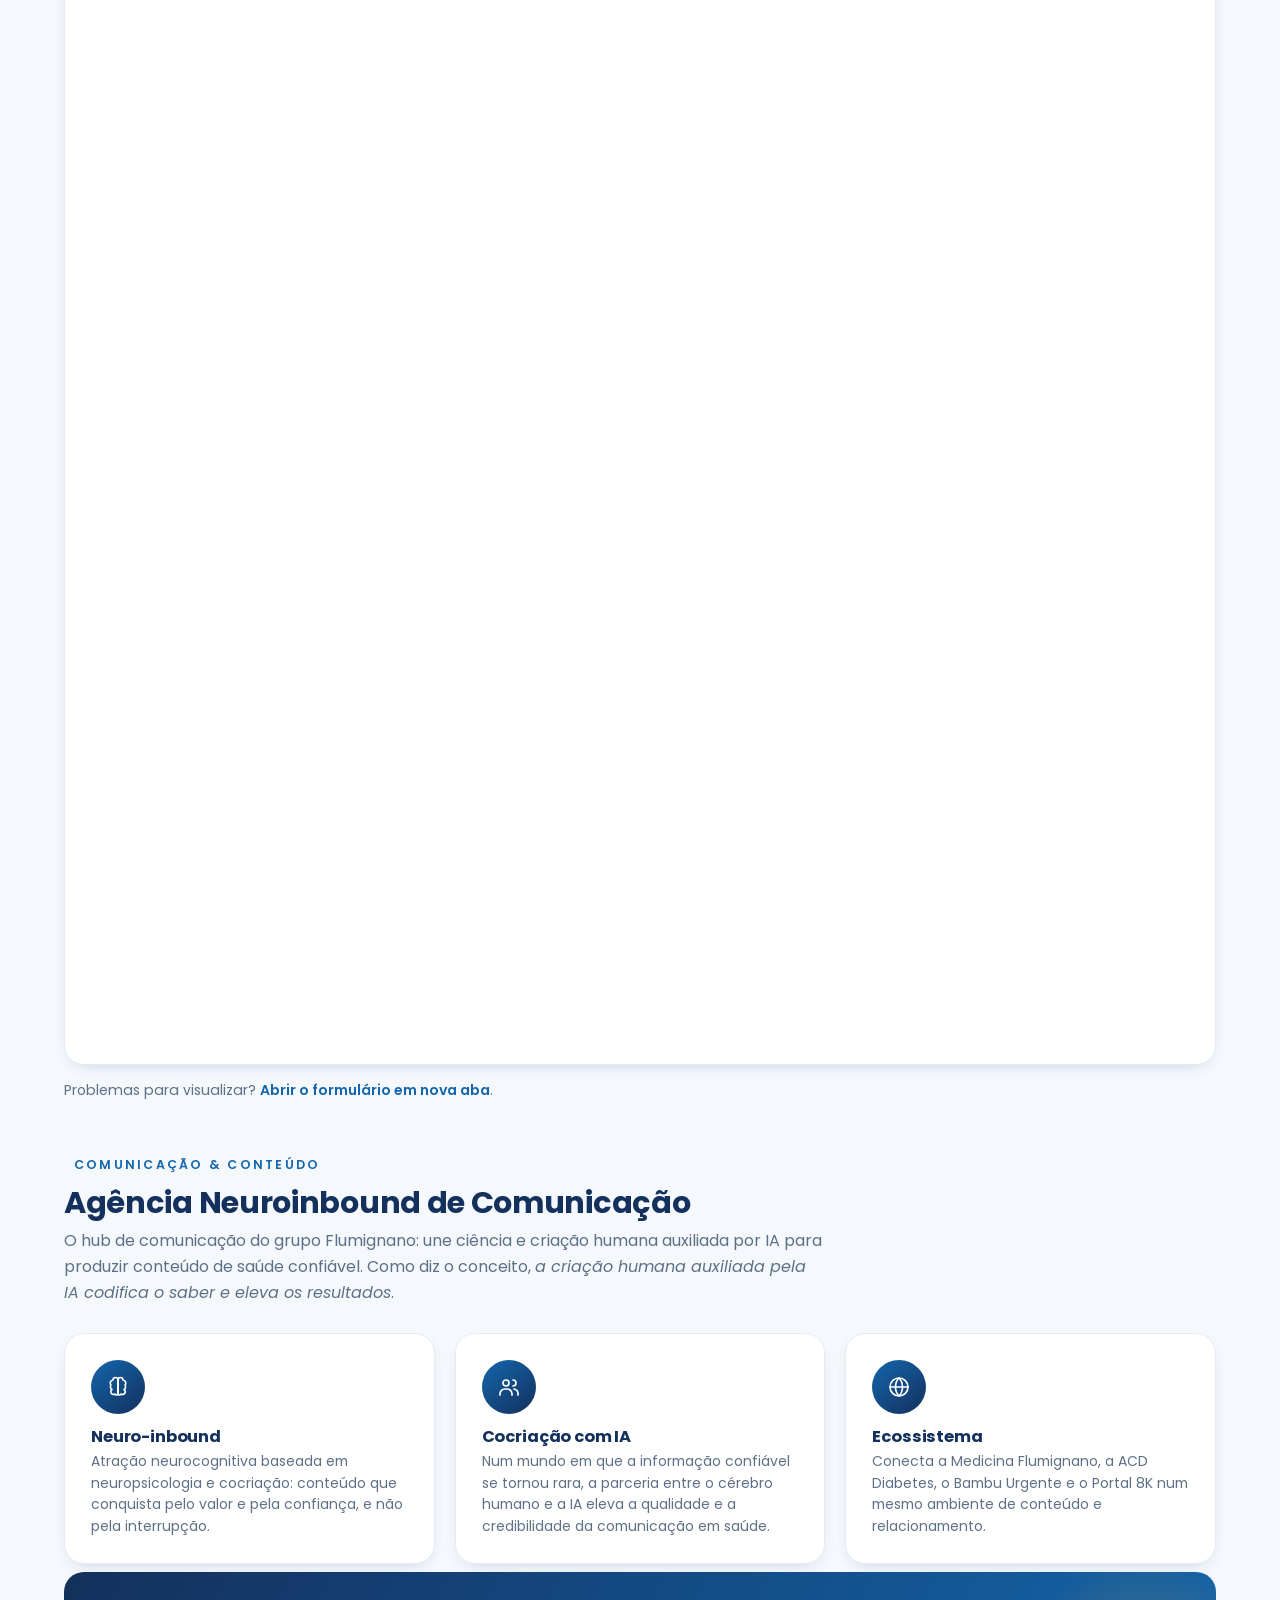
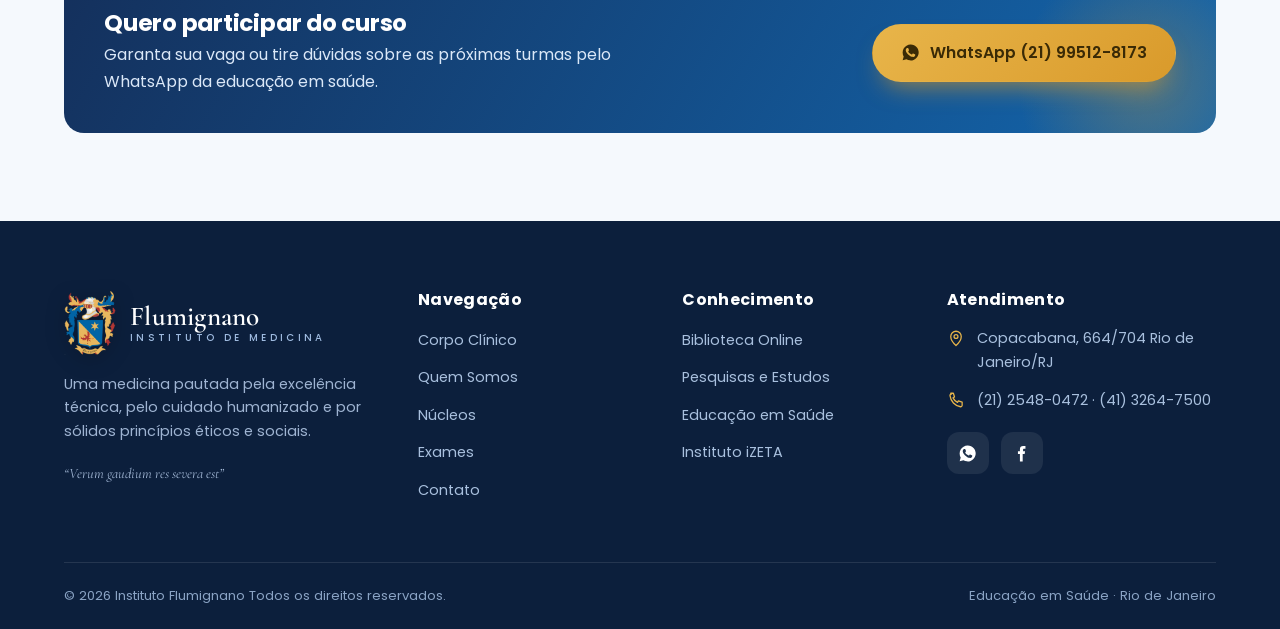
<file: educacao-saude.html>
<!DOCTYPE html>
<html lang="pt-BR">
<head>
<meta charset="UTF-8">
<meta name="viewport" content="width=device-width, initial-scale=1.0">
<title>Educação em Saúde Instituto Flumignano de Medicina</title>
<meta name="description" content="Educação em Saúde do Instituto Flumignano de Medicina curso online educativo para pessoas com diabetes e conteúdos para pacientes e familiares.">
<link rel="icon" type="image/png" href="assets/brasao-web.png">
<link rel="preconnect" href="https://fonts.googleapis.com">
<link rel="preconnect" href="https://fonts.gstatic.com" crossorigin>
<link href="https://fonts.googleapis.com/css2?family=Cormorant+Garamond:ital,wght@0,500;0,600;0,700;1,500;1,600&family=Poppins:wght@400;500;600;700&display=swap" rel="stylesheet">
<link rel="stylesheet" href="styles.css">
</head>
<body class="subpage">

<!-- HEADER -->
<header class="site-header" id="header">
  <div class="container">
    <a href="index.html" class="brand" aria-label="Instituto Flumignano de Medicina">
      <img class="brand__crest" src="assets/brasao-web.png" alt="Brasão Flumignano">
      <span class="brand__text">
        <span class="brand__name">Flumignano</span>
        <span class="brand__sub">Instituto de Medicina</span>
      </span>
    </a>
    <nav class="nav" id="nav" aria-label="Navegação principal">
      <a href="index.html#equipe">Corpo Clínico</a>
      <a href="index.html#sobre">Quem Somos</a>
      <a href="index.html#nucleos">Núcleos</a>
      <a href="index.html#exames">Exames</a>
      <a href="biblioteca.html">Biblioteca</a>
      <a href="index.html#contato">Contato</a>
      <a href="https://wa.me/5521987561627" class="btn btn-gold nav-cta" target="_blank" rel="noopener">Agendar</a>
    </nav>
    <div class="header-actions">
      <a href="https://wa.me/5521987561627" class="btn btn-gold nav-cta" target="_blank" rel="noopener"><svg><use href="assets/icons.svg#i-wa"/></svg> Agendar</a>
      <button class="nav-toggle" id="navToggle" aria-label="Abrir menu" aria-expanded="false"><span></span></button>
    </div>
  </div>
</header>
<div class="nav-backdrop" id="navBackdrop"></div>

<!-- SUBHERO -->
<section class="subhero">
  <div class="container">
    <nav class="breadcrumb" aria-label="Trilha">
      <a href="index.html"><svg><use href="assets/icons.svg#i-home"/></svg> Início</a>
      <span>/</span><span>Educação em Saúde</span>
    </nav>
    <h1>Educação em Saúde</h1>
    <p>Acreditamos que conhecimento é cuidado. Por isso oferecemos conteúdos educativos para pacientes e familiares como o <strong>Curso Online Educativo para Pessoas com Diabetes</strong>, uma imersão para melhorar o controle glicêmico através do saber.</p>
    <div class="subhero__meta">
      <span class="chip"><svg><use href="assets/icons.svg#i-video"/></svg> Online via ZOOM</span>
      <span class="chip"><svg><use href="assets/icons.svg#i-clock"/></svg> Segunda a sexta, à noite</span>
      <span class="chip"><svg><use href="assets/icons.svg#i-shield"/></svg> Sem patrocínios ou conflitos de interesse</span>
    </div>
  </div>
</section>

<main class="subpage-main">
  <div class="container">

    <!-- SOBRE O CURSO -->
    <div class="section-block">
      <span class="eyebrow">Curso Online para Pessoas com Diabetes</span>
      <h2 class="block-title">Uma semana de imersão em diabetes</h2>
      <p class="block-lead">Curso noturno realizado ao vivo pelo ZOOM, exclusivo para pessoas com diabetes e seus familiares. As aulas combinam explicações ilustradas, descrição de casos e atividades pelo WhatsApp. As gravações ficam disponíveis por 30 dias após o curso.</p>
      <div class="info-grid">
        <div class="info-card"><div class="av"><svg style="width:24px;height:24px"><use href="assets/icons.svg#i-video"/></svg></div><h3>100% online</h3><p>Ao vivo pelo ZOOM, do conforto da sua casa, com gravações por 30 dias.</p></div>
        <div class="info-card"><div class="av"><svg style="width:24px;height:24px"><use href="assets/icons.svg#i-users"/></svg></div><h3>Para você e a família</h3><p>Exclusivo para pessoas com diabetes e familiares que cuidam e convivem.</p></div>
        <div class="info-card"><div class="av"><svg style="width:24px;height:24px"><use href="assets/icons.svg#i-grad"/></svg></div><h3>Didático e prático</h3><p>Explicações ilustradas, casos reais e atividades interativas pelo WhatsApp.</p></div>
      </div>
    </div>

    <!-- VÍDEO DE APRESENTAÇÃO -->
    <div class="section-block">
      <span class="eyebrow">Vídeo de Apresentação</span>
      <h2 class="block-title">Conheça o curso</h2>
      <p class="block-lead">Assista à apresentação do Curso Online Educativo para Pessoas com Diabetes.</p>
      <div class="media-frame">
        <video controls preload="metadata" playsinline>
          <source src="https://www.flumignano.com/medicos/TELEMEDICINA/VIDEO_APRES_CURSO-DIABETES.mp4" type="video/mp4">
          Seu navegador não suporta a reprodução de vídeo.
        </video>
      </div>
    </div>

    <!-- AULAS -->
    <div class="section-block">
      <span class="eyebrow">Programa</span>
      <h2 class="block-title">As 5 aulas do curso</h2>
      <div class="lessons">
        <div class="lesson"><div class="lesson__n"></div><div><h3>A história do diabetes</h3><p>Onde estamos e para onde vamos seguido de perguntas e respostas com o médico.</p></div></div>
        <div class="lesson"><div class="lesson__n"></div><div><h3>Os tipos de diabetes</h3><p>O tratamento de cada tipo seguido de perguntas e respostas.</p></div></div>
        <div class="lesson"><div class="lesson__n"></div><div><h3>A medição da glicemia</h3><p>Os efeitos da dieta e dos exercícios seguido de perguntas e respostas.</p></div></div>
        <div class="lesson"><div class="lesson__n"></div><div><h3>Como prevenir as complicações</h3><p>O caminho da longevidade seguido de perguntas e respostas.</p></div></div>
        <div class="lesson"><div class="lesson__n"></div><div><h3>O impacto financeiro do diabetes</h3><p>Como gastar menos e ter mais saúde seguido de perguntas e respostas.</p></div></div>
      </div>
    </div>

    <!-- INSTRUTORES -->
    <div class="section-block">
      <span class="eyebrow">Instrutores</span>
      <h2 class="block-title">Quem ensina</h2>
      <div class="info-grid cols-2">
        <article class="info-card"><div class="av photo"><img src="assets/medicos/izidoro.jpg" alt="Prof. Dr. Izidoro Flumignan" loading="lazy"></div><h3>Prof. Dr. Izidoro Flumignan</h3><p class="role">Médico · Endocrinologia e Medicina Preventiva</p><p>Diretor do IFM-Rio, com vasta experiência em educação em saúde e diabetes.</p></article>
        <article class="info-card"><div class="av photo"><img src="assets/medicos/vitoria.jpeg" alt="Vitória S. M. Flumignan" loading="lazy"></div><h3>Vitória S. M. Flumignan</h3><p class="role">Médica · Doutoranda</p><p>Coordenadora de pesquisa, dedicada à educação de pacientes e à divulgação científica.</p></article>
      </div>
    </div>

    <!-- INFORMAÇÕES -->
    <div class="section-block">
      <span class="eyebrow">Boas Condições</span>
      <h2 class="block-title">Informações importantes</h2>
      <div class="info-grid">
        <div class="info-card"><div class="av"><svg style="width:24px;height:24px"><use href="assets/icons.svg#i-clock"/></svg></div><h3>Gravações por 30 dias</h3><p>Assista quando quiser: as aulas ficam disponíveis por 30 dias após o curso.</p></div>
        <div class="info-card"><div class="av"><svg style="width:24px;height:24px"><use href="assets/icons.svg#i-arrow"/></svg></div><h3>Reagendamento livre</h3><p>Precisou mudar a data? O reagendamento é permitido sem custo.</p></div>
        <div class="info-card"><div class="av"><svg style="width:24px;height:24px"><use href="assets/icons.svg#i-shield"/></svg></div><h3>Reembolso flexível</h3><p>Reembolso de 50% disponível até 7 dias antes do evento.</p></div>
      </div>
    </div>

    <!-- INSCRIÇÃO -->
    <div class="section-block" id="inscricao">
      <span class="eyebrow">Inscrição</span>
      <h2 class="block-title">Garanta a sua vaga</h2>
      <p class="block-lead">Preencha o formulário abaixo para se inscrever no curso. Em caso de dúvidas, fale conosco pelo WhatsApp.</p>
      <div class="form-embed">
        <iframe src="https://docs.google.com/forms/d/e/1FAIpQLSeoU0yZuq0r0XGyzWBQZme2P4HqTy1Y1Orcnv5rijYqPL_tLQ/viewform?embedded=true" title="Formulário de inscrição do curso" loading="lazy">Carregando…</iframe>
      </div>
      <p class="form-fallback">Problemas para visualizar? <a href="https://docs.google.com/forms/d/e/1FAIpQLSeoU0yZuq0r0XGyzWBQZme2P4HqTy1Y1Orcnv5rijYqPL_tLQ/viewform" target="_blank" rel="noopener">Abrir o formulário em nova aba</a>.</p>
    </div>

    <!-- AGÊNCIA NEUROINBOUND (estúdio.flumignano.com) -->
    <div class="section-block" id="comunicacao">
      <span class="eyebrow">Comunicação &amp; Conteúdo</span>
      <h2 class="block-title">Agência Neuroinbound de Comunicação</h2>
      <p class="block-lead">O hub de comunicação do grupo Flumignano: une ciência e criação humana auxiliada por IA para produzir conteúdo de saúde confiável. Como diz o conceito, <em>a criação humana auxiliada pela IA codifica o saber e eleva os resultados</em>.</p>
      <div class="info-grid">
        <div class="info-card"><div class="av"><svg style="width:24px;height:24px"><use href="assets/icons.svg#i-brain"/></svg></div><h3>Neuro-inbound</h3><p>Atração neurocognitiva baseada em neuropsicologia e cocriação: conteúdo que conquista pelo valor e pela confiança, e não pela interrupção.</p></div>
        <div class="info-card"><div class="av"><svg style="width:24px;height:24px"><use href="assets/icons.svg#i-users"/></svg></div><h3>Cocriação com IA</h3><p>Num mundo em que a informação confiável se tornou rara, a parceria entre o cérebro humano e a IA eleva a qualidade e a credibilidade da comunicação em saúde.</p></div>
        <div class="info-card"><div class="av"><svg style="width:24px;height:24px"><use href="assets/icons.svg#i-globe"/></svg></div><h3>Ecossistema</h3><p>Conecta a Medicina Flumignano, a ACD Diabetes, o Bambu Urgente e o Portal 8K num mesmo ambiente de conteúdo e relacionamento.</p></div>
      </div>


    <div class="callout">
      <div class="callout__txt">
        <h2>Quero participar do curso</h2>
        <p>Garanta sua vaga ou tire dúvidas sobre as próximas turmas pelo WhatsApp da educação em saúde.</p>
      </div>
      <a href="https://wa.me/5521995128173" class="btn btn-gold" target="_blank" rel="noopener"><svg><use href="assets/icons.svg#i-wa"/></svg> WhatsApp (21) 99512-8173</a>
    </div>

  </div>
</main>

<!-- FOOTER -->
<footer class="footer">
  <div class="container">
    <div class="footer__grid">
      <div class="footer__about">
        <a href="index.html" class="brand">
          <img class="brand__crest" src="assets/brasao-web.png" alt="Brasão Flumignano">
          <span class="brand__text"><span class="brand__name">Flumignano</span><span class="brand__sub">Instituto de Medicina</span></span>
        </a>
        <p>Uma medicina pautada pela excelência técnica, pelo cuidado humanizado e por sólidos princípios éticos e sociais.</p>
        <p class="footer__motto">“Verum gaudium res severa est”</p>
      </div>
      <div>
        <h4>Navegação</h4>
        <ul class="footer__links">
          <li><a href="index.html#equipe">Corpo Clínico</a></li>
          <li><a href="index.html#sobre">Quem Somos</a></li>
          <li><a href="index.html#nucleos">Núcleos</a></li>
          <li><a href="index.html#exames">Exames</a></li>
          <li><a href="index.html#contato">Contato</a></li>
        </ul>
      </div>
      <div>
        <h4>Conhecimento</h4>
        <ul class="footer__links">
          <li><a href="biblioteca.html">Biblioteca Online</a></li>
          <li><a href="pesquisas.html">Pesquisas e Estudos</a></li>
          <li><a href="educacao-saude.html">Educação em Saúde</a></li>
          <li><a href="https://izeta.com.br/" target="_blank" rel="noopener">Instituto iZETA</a></li>
        </ul>
      </div>
      <div>
        <h4>Atendimento</h4>
        <ul class="footer__contact">
          <li><svg><use href="assets/icons.svg#i-pin"/></svg><span>Copacabana, 664/704 Rio de Janeiro/RJ</span></li>
          <li><svg><use href="assets/icons.svg#i-phone"/></svg><span>(21) 2548-0472 · (41) 3264-7500</span></li>
        </ul>
        <div class="footer__social">
          <a href="https://wa.me/5521987561627" target="_blank" rel="noopener" aria-label="WhatsApp"><svg><use href="assets/icons.svg#i-wa"/></svg></a>
          <a href="https://www.facebook.com/pages/Instituto-Flumignano-de-Medicina/126873914071479" target="_blank" rel="noopener" aria-label="Facebook"><svg><use href="assets/icons.svg#i-fb"/></svg></a>
        </div>
      </div>
    </div>
    <div class="footer__bar">
      <span>© <span id="year"></span> Instituto Flumignano Todos os direitos reservados.</span>
      <span>Educação em Saúde · Rio de Janeiro</span>
    </div>
  </div>
</footer>

<div class="fab-wrap" id="fabWrap">
  <div class="fab-menu" id="fabMenu">
    <span class="fab-menu__title">Falar com qual unidade?</span>
    <a href="https://wa.me/5521987561627" target="_blank" rel="noopener">
      <span class="ic"><svg><use href="assets/icons.svg#i-wa"/></svg></span>
      <span><b>Rio de Janeiro</b><small>(21) 98756-1627</small></span>
    </a>
    <a href="https://api.whatsapp.com/send?phone=5541996182974&amp;text=Ol%C3%A1!%20Gostaria%20de%20agendar%20uma%20consulta." target="_blank" rel="noopener">
      <span class="ic"><svg><use href="assets/icons.svg#i-wa"/></svg></span>
      <span><b>Curitiba</b><small>(41) 99618-2974</small></span>
    </a>
  </div>
  <button class="fab fab-wa" id="fabWa" aria-label="Falar no WhatsApp" aria-expanded="false"><svg><use href="assets/icons.svg#i-wa"/></svg></button>
</div>
<button class="fab fab-top" id="toTop" aria-label="Voltar ao topo"><svg><use href="assets/icons.svg#i-up"/></svg></button>

<script src="script.js"></script>
</body>
</html>
</file>
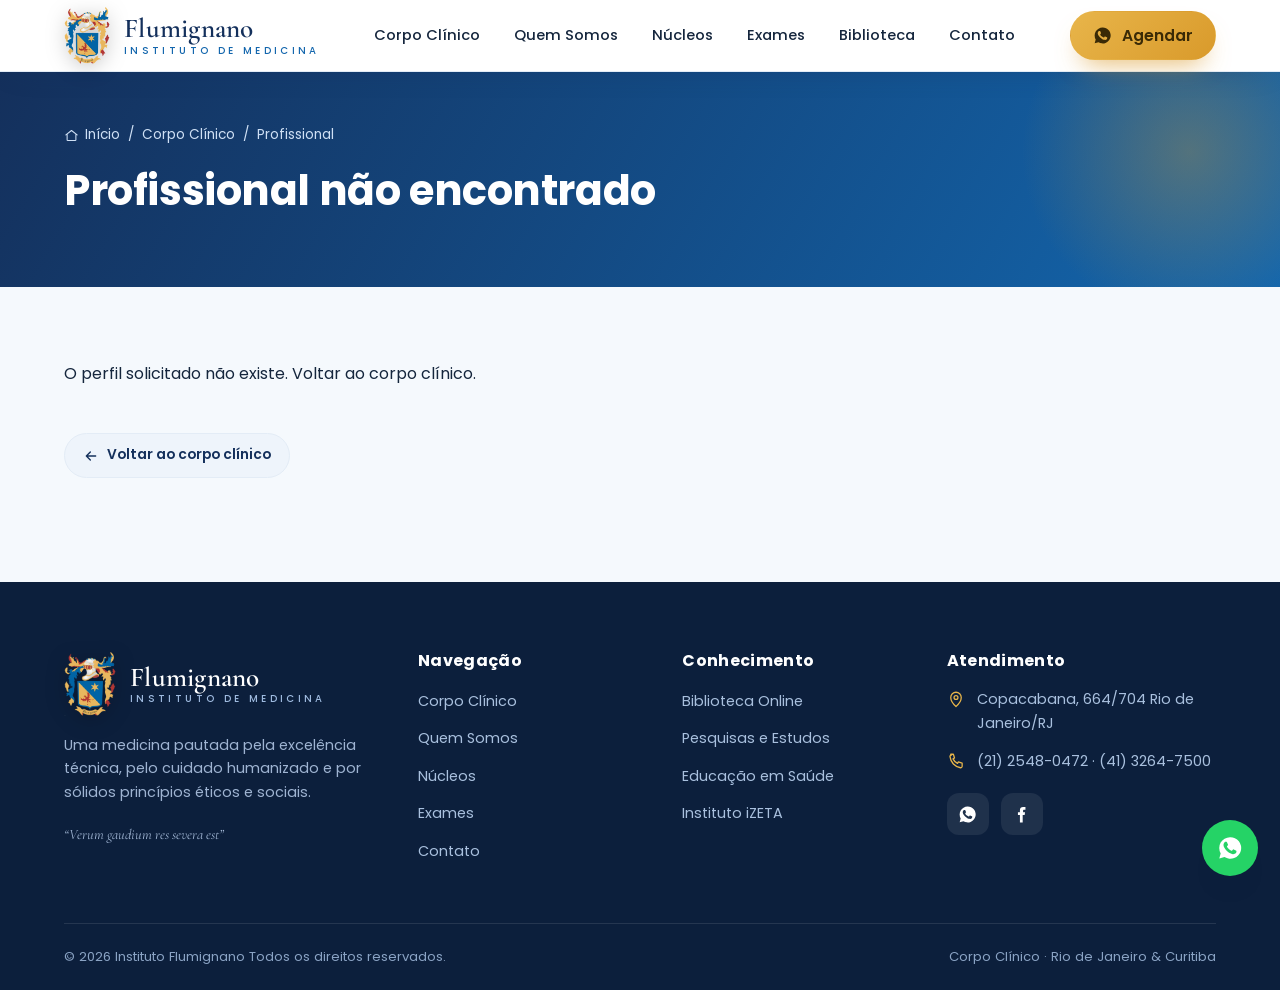
<file: medico.html>
<!DOCTYPE html>
<html lang="pt-BR">
<head>
<meta charset="UTF-8">
<meta name="viewport" content="width=device-width, initial-scale=1.0">
<title>Corpo Clínico Instituto Flumignano de Medicina</title>
<meta name="description" content="Perfil de profissional do corpo clínico do Instituto Flumignano de Medicina.">
<link rel="icon" type="image/png" href="assets/brasao-web.png">
<link rel="preconnect" href="https://fonts.googleapis.com">
<link rel="preconnect" href="https://fonts.gstatic.com" crossorigin>
<link href="https://fonts.googleapis.com/css2?family=Cormorant+Garamond:ital,wght@0,500;0,600;0,700;1,500;1,600&family=Poppins:wght@400;500;600;700&display=swap" rel="stylesheet">
<link rel="stylesheet" href="styles.css">
</head>
<body class="subpage">

<!-- HEADER -->
<header class="site-header" id="header">
  <div class="container">
    <a href="index.html" class="brand" aria-label="Instituto Flumignano de Medicina">
      <img class="brand__crest" src="assets/brasao-web.png" alt="Brasão Flumignano">
      <span class="brand__text">
        <span class="brand__name">Flumignano</span>
        <span class="brand__sub">Instituto de Medicina</span>
      </span>
    </a>
    <nav class="nav" id="nav" aria-label="Navegação principal">
      <a href="index.html#equipe">Corpo Clínico</a>
      <a href="index.html#sobre">Quem Somos</a>
      <a href="index.html#nucleos">Núcleos</a>
      <a href="index.html#exames">Exames</a>
      <a href="biblioteca.html">Biblioteca</a>
      <a href="index.html#contato">Contato</a>
      <a href="https://wa.me/5521987561627" class="btn btn-gold nav-cta" target="_blank" rel="noopener">Agendar</a>
    </nav>
    <div class="header-actions">
      <a href="https://wa.me/5521987561627" class="btn btn-gold nav-cta" target="_blank" rel="noopener"><svg><use href="assets/icons.svg#i-wa"/></svg> Agendar</a>
      <button class="nav-toggle" id="navToggle" aria-label="Abrir menu" aria-expanded="false"><span></span></button>
    </div>
  </div>
</header>
<div class="nav-backdrop" id="navBackdrop"></div>

<!-- SUBHERO com o cabeçalho do perfil -->
<section class="subhero">
  <div class="container">
    <nav class="breadcrumb" aria-label="Trilha">
      <a href="index.html"><svg><use href="assets/icons.svg#i-home"/></svg> Início</a>
      <span>/</span><a href="index.html#equipe">Corpo Clínico</a>
      <span>/</span><span id="bcName">Profissional</span>
    </nav>
    <div class="prof__head" id="profHead"></div>
  </div>
</section>

<main class="subpage-main">
  <div class="container">
    <div class="section-block" id="profBody"></div>
    <p style="margin-top:8px"><a class="study-link" href="index.html#equipe"><svg viewBox="0 0 24 24" width="16" height="16"><use href="assets/icons.svg#i-back"/></svg> Voltar ao corpo clínico</a></p>
  </div>
</main>

<!-- FOOTER -->
<footer class="footer">
  <div class="container">
    <div class="footer__grid">
      <div class="footer__about">
        <a href="index.html" class="brand">
          <img class="brand__crest" src="assets/brasao-web.png" alt="Brasão Flumignano">
          <span class="brand__text"><span class="brand__name">Flumignano</span><span class="brand__sub">Instituto de Medicina</span></span>
        </a>
        <p>Uma medicina pautada pela excelência técnica, pelo cuidado humanizado e por sólidos princípios éticos e sociais.</p>
        <p class="footer__motto">“Verum gaudium res severa est”</p>
      </div>
      <div>
        <h4>Navegação</h4>
        <ul class="footer__links">
          <li><a href="index.html#equipe">Corpo Clínico</a></li>
          <li><a href="index.html#sobre">Quem Somos</a></li>
          <li><a href="index.html#nucleos">Núcleos</a></li>
          <li><a href="index.html#exames">Exames</a></li>
          <li><a href="index.html#contato">Contato</a></li>
        </ul>
      </div>
      <div>
        <h4>Conhecimento</h4>
        <ul class="footer__links">
          <li><a href="biblioteca.html">Biblioteca Online</a></li>
          <li><a href="pesquisas.html">Pesquisas e Estudos</a></li>
          <li><a href="educacao-saude.html">Educação em Saúde</a></li>
          <li><a href="https://izeta.com.br/" target="_blank" rel="noopener">Instituto iZETA</a></li>
        </ul>
      </div>
      <div>
        <h4>Atendimento</h4>
        <ul class="footer__contact">
          <li><svg><use href="assets/icons.svg#i-pin"/></svg><span>Copacabana, 664/704 Rio de Janeiro/RJ</span></li>
          <li><svg><use href="assets/icons.svg#i-phone"/></svg><span>(21) 2548-0472 · (41) 3264-7500</span></li>
        </ul>
        <div class="footer__social">
          <a href="https://wa.me/5521987561627" target="_blank" rel="noopener" aria-label="WhatsApp"><svg><use href="assets/icons.svg#i-wa"/></svg></a>
          <a href="https://www.facebook.com/pages/Instituto-Flumignano-de-Medicina/126873914071479" target="_blank" rel="noopener" aria-label="Facebook"><svg><use href="assets/icons.svg#i-fb"/></svg></a>
        </div>
      </div>
    </div>
    <div class="footer__bar">
      <span>© <span id="year"></span> Instituto Flumignano Todos os direitos reservados.</span>
      <span>Corpo Clínico · Rio de Janeiro &amp; Curitiba</span>
    </div>
  </div>
</footer>

<div class="fab-wrap" id="fabWrap">
  <div class="fab-menu" id="fabMenu">
    <span class="fab-menu__title">Falar com qual unidade?</span>
    <a href="https://wa.me/5521987561627" target="_blank" rel="noopener">
      <span class="ic"><svg><use href="assets/icons.svg#i-wa"/></svg></span>
      <span><b>Rio de Janeiro</b><small>(21) 98756-1627</small></span>
    </a>
    <a href="https://api.whatsapp.com/send?phone=5541996182974&amp;text=Ol%C3%A1!%20Gostaria%20de%20agendar%20uma%20consulta." target="_blank" rel="noopener">
      <span class="ic"><svg><use href="assets/icons.svg#i-wa"/></svg></span>
      <span><b>Curitiba</b><small>(41) 99618-2974</small></span>
    </a>
  </div>
  <button class="fab fab-wa" id="fabWa" aria-label="Falar no WhatsApp" aria-expanded="false"><svg><use href="assets/icons.svg#i-wa"/></svg></button>
</div>
<button class="fab fab-top" id="toTop" aria-label="Voltar ao topo"><svg><use href="assets/icons.svg#i-up"/></svg></button>

<!-- Perfil do profissional (renderizado a partir de medicos-data.js) -->
<script src="medicos-data.js"></script>
<script>
(function () {
  var params = new URLSearchParams(location.search);
  var id = params.get("id");
  var list = window.MEDICOS || [];
  var d = list.filter(function (m) { return m.slug === id; })[0];
  var WA = window.MEDICOS_WA || {};
  var head = document.getElementById("profHead");
  var body = document.getElementById("profBody");
  var bc = document.getElementById("bcName");

  if (!d) {
    if (bc) bc.textContent = "Profissional";
    head.innerHTML = '<h1>Profissional não encontrado</h1>';
    body.innerHTML = '<p>O perfil solicitado não existe. <a href="index.html#equipe">Voltar ao corpo clínico</a>.</p>';
    return;
  }

  document.title = d.name + " Instituto Flumignano de Medicina";
  if (bc) bc.textContent = d.name;

  var photo = d.img
    ? '<div class="prof__photo"><img src="' + d.img + '" alt="' + d.name + '" onerror="this.parentNode.classList.add(\'prof__photo--initials\');this.parentNode.textContent=\'' + d.initials + '\'"></div>'
    : '<div class="prof__photo prof__photo--initials">' + d.initials + "</div>";

  var wa = WA[d.unit] || WA["Rio de Janeiro"] || "#";
  var contacts =
    '<a class="doc-contact doc-contact--wa" href="' + wa + '" target="_blank" rel="noopener" aria-label="WhatsApp"><svg><use href="assets/icons.svg#i-wa"/></svg></a>';
  if (d.instagram) contacts += '<a class="doc-contact doc-contact--ig" href="' + d.instagram + '" target="_blank" rel="noopener" aria-label="Instagram"><svg><use href="assets/icons.svg#i-ig"/></svg></a>';
  if (d.email) contacts += '<a class="doc-contact doc-contact--mail" href="mailto:' + d.email + '" aria-label="E-mail"><svg><use href="assets/icons.svg#i-mail"/></svg></a>';

  head.innerHTML =
    photo +
    '<div class="prof__meta">' +
      '<span class="prof__loc"><svg><use href="assets/icons.svg#i-pin"/></svg> ' + d.unit + "</span>" +
      "<h1>" + d.name + "</h1>" +
      '<p class="prof__spec">' + d.spec + "</p>" +
      '<div class="prof__contacts">' + contacts + "</div>" +
    "</div>";

  body.innerHTML =
    '<span class="eyebrow">Corpo Clínico</span>' +
    '<h2 class="block-title">Sobre o profissional</h2>' +
    "<p class=\"block-lead\">" + d.bio + "</p>" +
    '<div class="callout" style="margin-top:26px"><div class="callout__txt"><h2>Agende uma consulta</h2>' +
    "<p>Atendimento por teleconsulta e presencial na unidade de " + d.unit + ".</p></div>" +
    '<a class="btn btn-gold" href="' + wa + '" target="_blank" rel="noopener"><svg><use href="assets/icons.svg#i-wa"/></svg> Falar no WhatsApp</a></div>';
})();
</script>
<script src="script.js"></script>
</body>
</html>
</file>
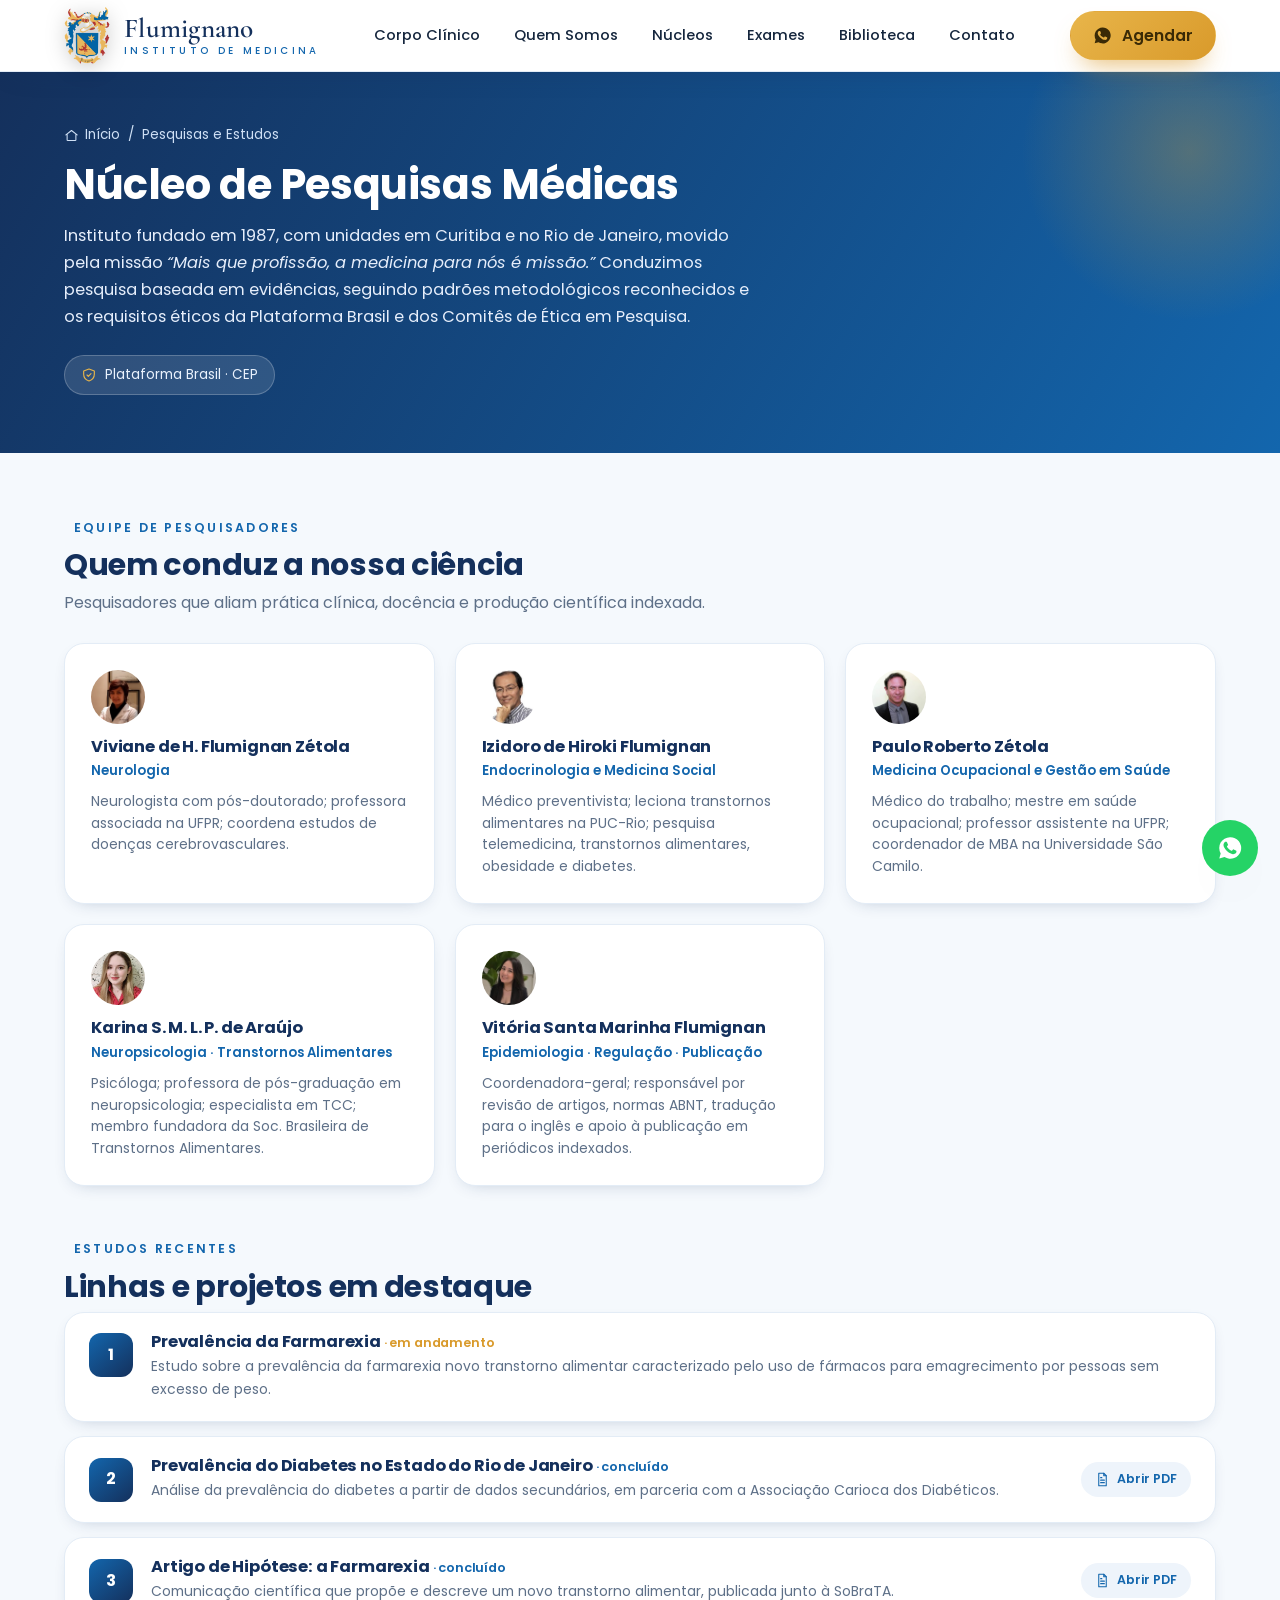
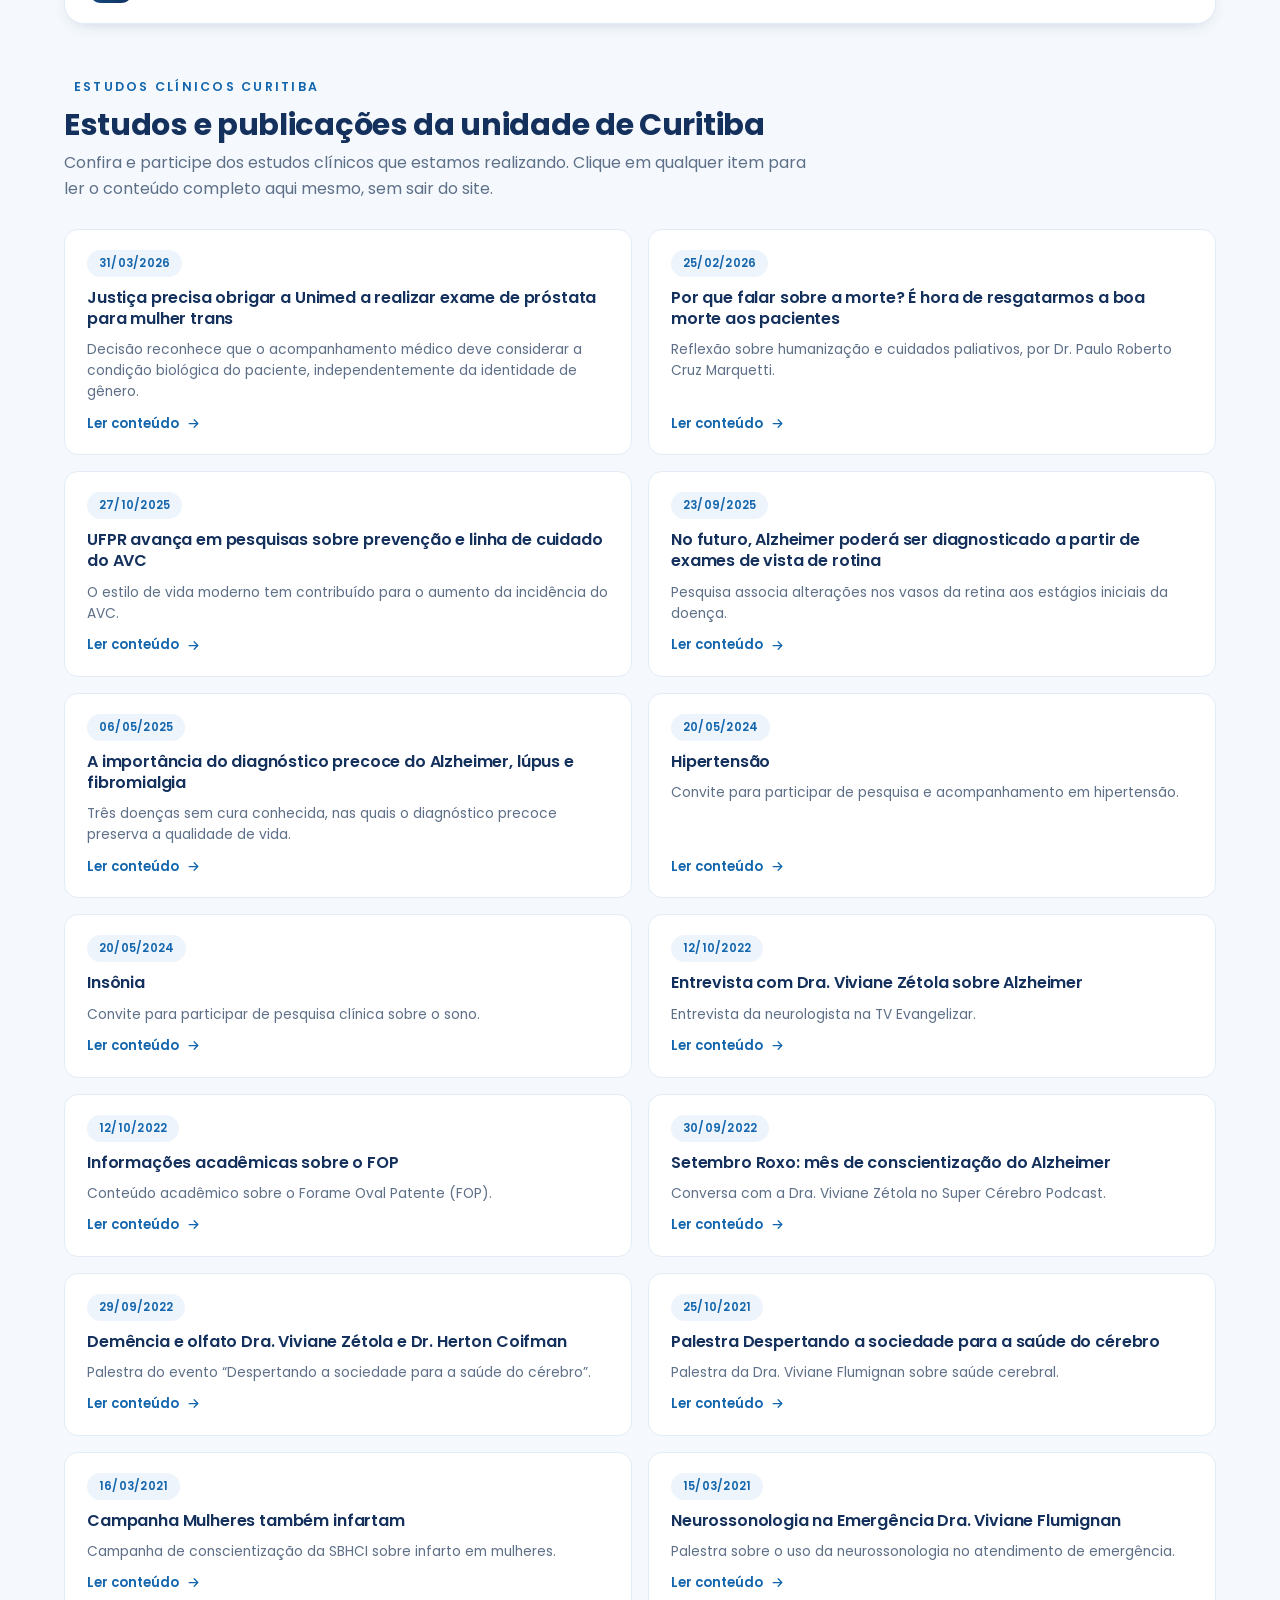
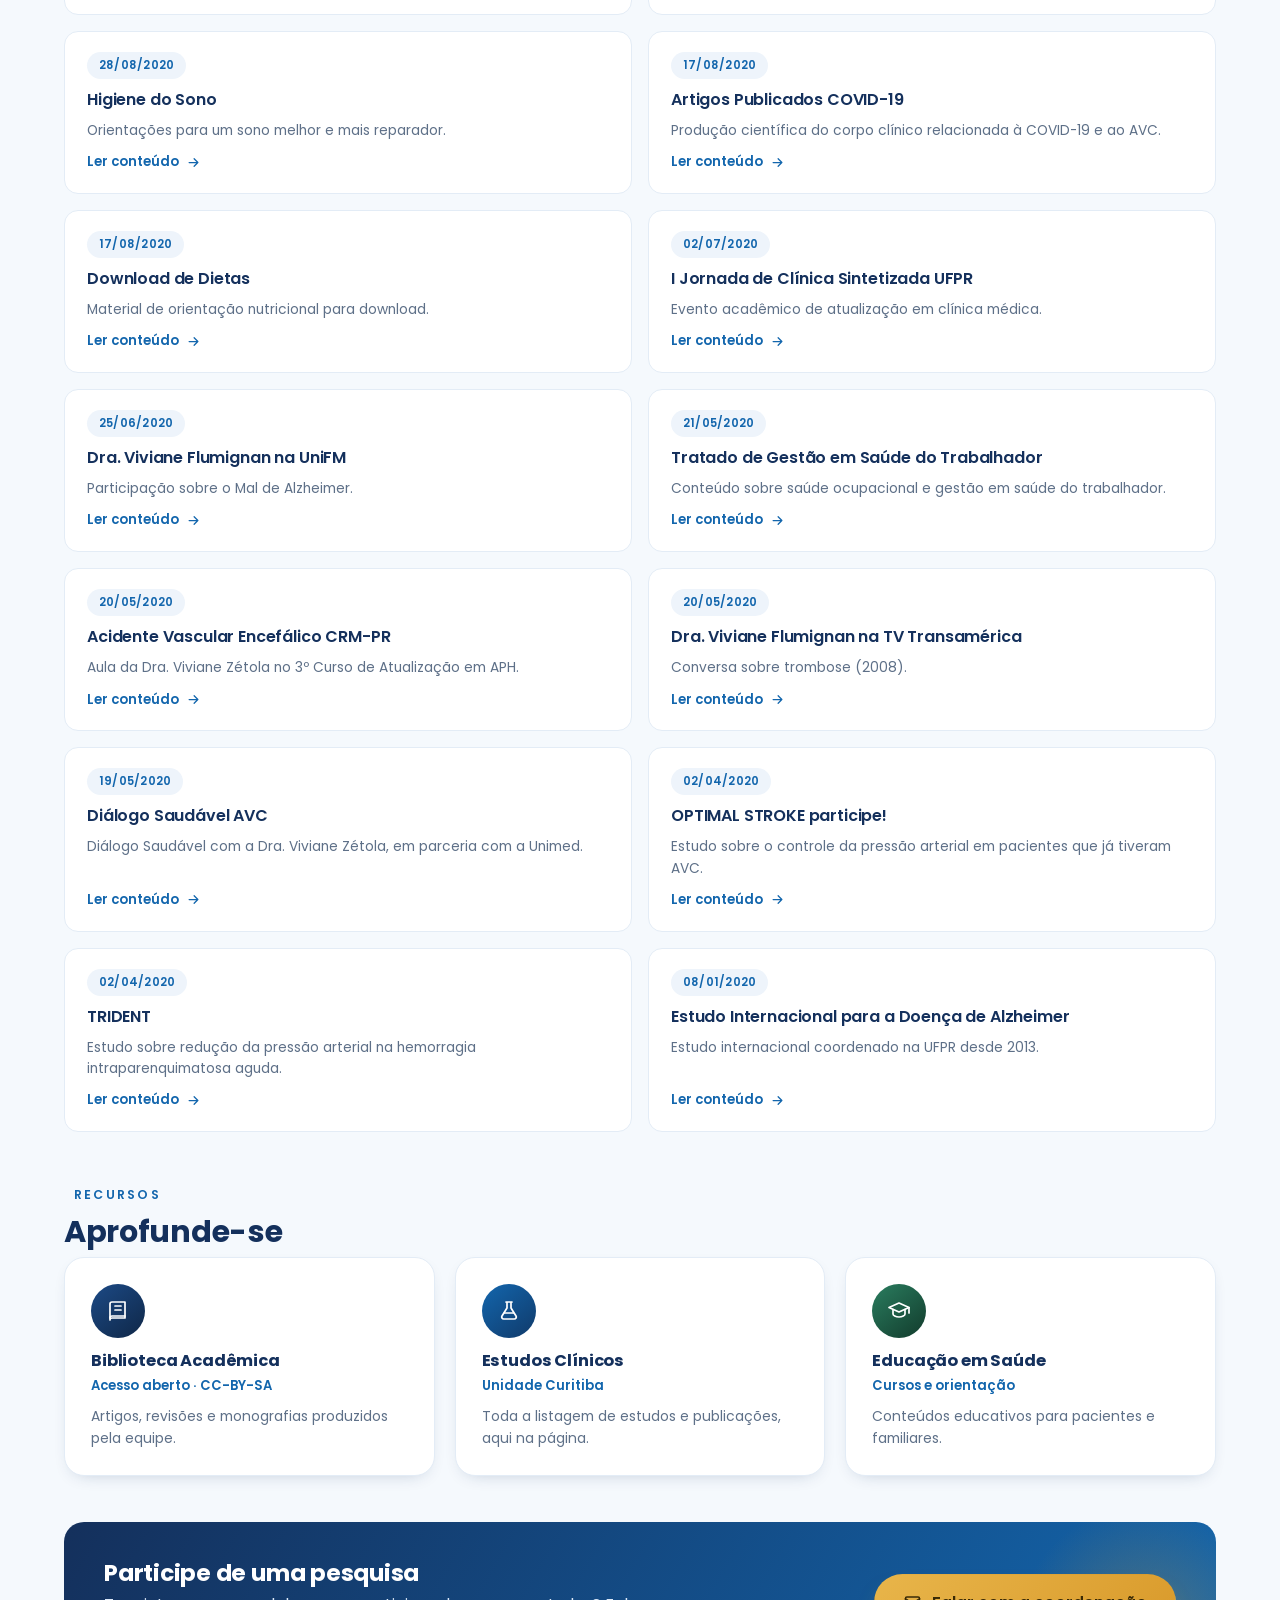
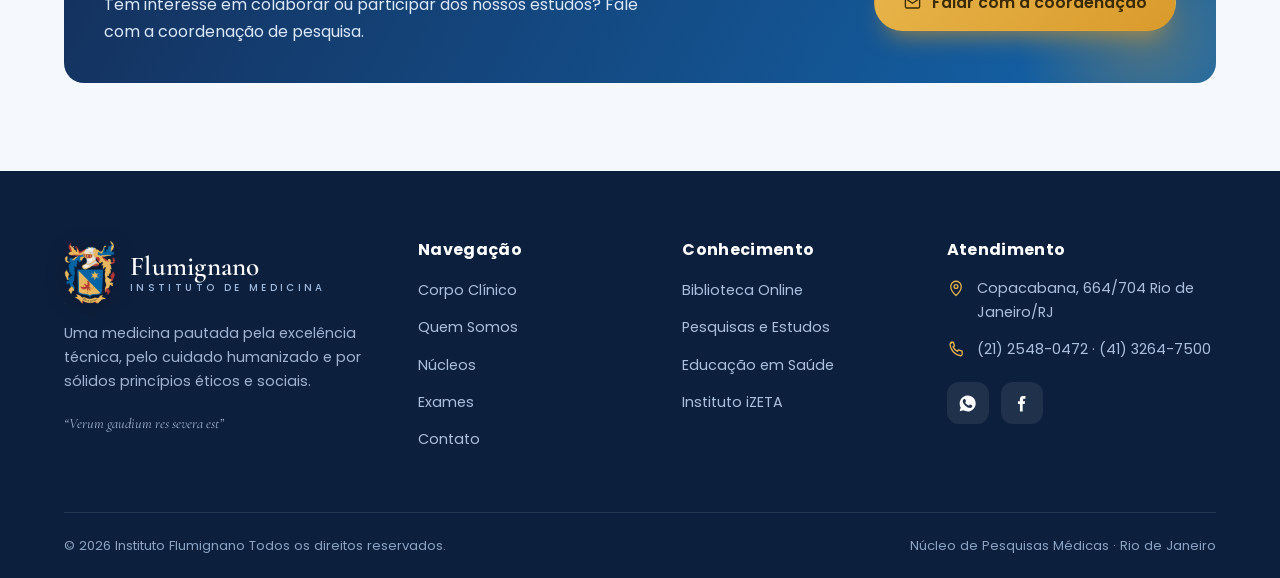
<file: pesquisas.html>
<!DOCTYPE html>
<html lang="pt-BR">
<head>
<meta charset="UTF-8">
<meta name="viewport" content="width=device-width, initial-scale=1.0">
<title>Pesquisas e Estudos Instituto Flumignano de Medicina</title>
<meta name="description" content="Núcleo de Pesquisas Médicas do Instituto Flumignano de Medicina estudos clínicos com rigor metodológico e ético, equipe de pesquisadores e linhas de pesquisa.">
<link rel="icon" type="image/png" href="assets/brasao-web.png">
<link rel="preconnect" href="https://fonts.googleapis.com">
<link rel="preconnect" href="https://fonts.gstatic.com" crossorigin>
<link href="https://fonts.googleapis.com/css2?family=Cormorant+Garamond:ital,wght@0,500;0,600;0,700;1,500;1,600&family=Poppins:wght@400;500;600;700&display=swap" rel="stylesheet">
<link rel="stylesheet" href="styles.css">
</head>
<body class="subpage">

<!-- HEADER -->
<header class="site-header" id="header">
  <div class="container">
    <a href="index.html" class="brand" aria-label="Instituto Flumignano de Medicina">
      <img class="brand__crest" src="assets/brasao-web.png" alt="Brasão Flumignano">
      <span class="brand__text">
        <span class="brand__name">Flumignano</span>
        <span class="brand__sub">Instituto de Medicina</span>
      </span>
    </a>
    <nav class="nav" id="nav" aria-label="Navegação principal">
      <a href="index.html#equipe">Corpo Clínico</a>
      <a href="index.html#sobre">Quem Somos</a>
      <a href="index.html#nucleos">Núcleos</a>
      <a href="index.html#exames">Exames</a>
      <a href="biblioteca.html">Biblioteca</a>
      <a href="index.html#contato">Contato</a>
      <a href="https://wa.me/5521987561627" class="btn btn-gold nav-cta" target="_blank" rel="noopener">Agendar</a>
    </nav>
    <div class="header-actions">
      <a href="https://wa.me/5521987561627" class="btn btn-gold nav-cta" target="_blank" rel="noopener"><svg><use href="assets/icons.svg#i-wa"/></svg> Agendar</a>
      <button class="nav-toggle" id="navToggle" aria-label="Abrir menu" aria-expanded="false"><span></span></button>
    </div>
  </div>
</header>
<div class="nav-backdrop" id="navBackdrop"></div>

<!-- SUBHERO -->
<section class="subhero">
  <div class="container">
    <nav class="breadcrumb" aria-label="Trilha">
      <a href="index.html"><svg><use href="assets/icons.svg#i-home"/></svg> Início</a>
      <span>/</span><span>Pesquisas e Estudos</span>
    </nav>
    <h1>Núcleo de Pesquisas Médicas</h1>
    <p>Instituto fundado em 1987, com unidades em Curitiba e no Rio de Janeiro, movido pela missão <em>“Mais que profissão, a medicina para nós é missão.”</em> Conduzimos pesquisa baseada em evidências, seguindo padrões metodológicos reconhecidos e os requisitos éticos da Plataforma Brasil e dos Comitês de Ética em Pesquisa.</p>
    <div class="subhero__meta">
      <span class="chip"><svg><use href="assets/icons.svg#i-shield"/></svg> Plataforma Brasil · CEP</span>
    </div>
  </div>
</section>

<main class="subpage-main">
  <div class="container">

    <!-- EQUIPE DE PESQUISADORES -->
    <div class="section-block">
      <span class="eyebrow">Equipe de Pesquisadores</span>
      <h2 class="block-title">Quem conduz a nossa ciência</h2>
      <p class="block-lead">Pesquisadores que aliam prática clínica, docência e produção científica indexada.</p>
      <div class="info-grid">
        <article class="info-card"><div class="av photo"><img src="assets/medicos/viviane.jpg" alt="Dra. Viviane Zétola" loading="lazy"></div><h3>Viviane de H. Flumignan Zétola</h3><p class="role">Neurologia</p><p>Neurologista com pós-doutorado; professora associada na UFPR; coordena estudos de doenças cerebrovasculares.</p></article>
        <article class="info-card"><div class="av photo"><img src="assets/medicos/izidoro.jpg" alt="Dr. Izidoro Flumignan" loading="lazy"></div><h3>Izidoro de Hiroki Flumignan</h3><p class="role">Endocrinologia e Medicina Social</p><p>Médico preventivista; leciona transtornos alimentares na PUC-Rio; pesquisa telemedicina, transtornos alimentares, obesidade e diabetes.</p></article>
        <article class="info-card"><div class="av photo"><img src="assets/medicos/paulo-zetola.jpg" alt="Dr. Paulo Roberto Zétola" loading="lazy"></div><h3>Paulo Roberto Zétola</h3><p class="role">Medicina Ocupacional e Gestão em Saúde</p><p>Médico do trabalho; mestre em saúde ocupacional; professor assistente na UFPR; coordenador de MBA na Universidade São Camilo.</p></article>
        <article class="info-card"><div class="av photo"><img src="assets/medicos/karina-santa-marinha.jpg" alt="Karina S. M. L. P. de Araújo" loading="lazy"></div><h3>Karina S. M. L. P. de Araújo</h3><p class="role">Neuropsicologia · Transtornos Alimentares</p><p>Psicóloga; professora de pós-graduação em neuropsicologia; especialista em TCC; membro fundadora da Soc. Brasileira de Transtornos Alimentares.</p></article>
        <article class="info-card"><div class="av photo"><img src="assets/medicos/vitoria.jpeg" alt="Dra. Vitória Santa Marinha Flumignan" loading="lazy"></div><h3>Vitória Santa Marinha Flumignan</h3><p class="role">Epidemiologia · Regulação · Publicação</p><p>Coordenadora-geral; responsável por revisão de artigos, normas ABNT, tradução para o inglês e apoio à publicação em periódicos indexados.</p></article>
      </div>
    </div>

    <!-- ESTUDOS RECENTES -->
    <div class="section-block">
      <span class="eyebrow">Estudos Recentes</span>
      <h2 class="block-title">Linhas e projetos em destaque</h2>
      <div class="lessons">
        <div class="lesson"><div class="lesson__n"></div><div><h3>Prevalência da Farmarexia <span style="color:var(--gold);font-size:.8rem;font-weight:600">· em andamento</span></h3><p>Estudo sobre a prevalência da farmarexia novo transtorno alimentar caracterizado pelo uso de fármacos para emagrecimento por pessoas sem excesso de peso.</p></div></div>
        <div class="lesson is-link" role="button" tabindex="0" data-view="https://www.flumignano.com/medicos/Download/PREVALENCIA_DIABETES_RIO_DE_JANEIRO-2022-ACD%20_IH%20Flumignan_final.pdf" data-view-title="Prevalência do Diabetes no Estado do Rio de Janeiro (2022)"><div class="lesson__n"></div><div><h3>Prevalência do Diabetes no Estado do Rio de Janeiro <span style="color:var(--blue);font-size:.8rem;font-weight:600">· concluído</span></h3><p>Análise da prevalência do diabetes a partir de dados secundários, em parceria com a Associação Carioca dos Diabéticos.</p></div><span class="open-tag"><svg><use href="assets/icons.svg#i-doc"/></svg> Abrir PDF</span></div>
        <div class="lesson is-link" role="button" tabindex="0" data-view="https://www.flumignano.com/medicos/Download/ARTIGO_FARMAREXIA-05-2024.pdf" data-view-title="Artigo de Hipótese: a Farmarexia (2024)"><div class="lesson__n"></div><div><h3>Artigo de Hipótese: a Farmarexia <span style="color:var(--blue);font-size:.8rem;font-weight:600">· concluído</span></h3><p>Comunicação científica que propõe e descreve um novo transtorno alimentar, publicada junto à SoBraTA.</p></div><span class="open-tag"><svg><use href="assets/icons.svg#i-doc"/></svg> Abrir PDF</span></div>
      </div>
    </div>

    <!-- ESTUDOS CLÍNICOS CURITIBA (conteúdo nativo, sem sair do site) -->
    <div class="section-block" id="estudos-curitiba">
      <span class="eyebrow">Estudos Clínicos Curitiba</span>
      <h2 class="block-title">Estudos e publicações da unidade de Curitiba</h2>
      <p class="block-lead">Confira e participe dos estudos clínicos que estamos realizando. Clique em qualquer item para ler o conteúdo completo aqui mesmo, sem sair do site.</p>
      <div class="study-grid" id="studyGrid"></div>
    </div>

    <!-- RECURSOS -->
    <div class="section-block">
      <span class="eyebrow">Recursos</span>
      <h2 class="block-title">Aprofunde-se</h2>
      <div class="info-grid">
        <a class="info-card" href="biblioteca.html"><div class="av" style="background:linear-gradient(140deg,#1c4a86,#0f2747)"><svg style="width:24px;height:24px" ><use href="assets/icons.svg#i-book"/></svg></div><h3>Biblioteca Acadêmica</h3><p class="role">Acesso aberto · CC-BY-SA</p><p>Artigos, revisões e monografias produzidos pela equipe.</p></a>
        <a class="info-card" href="#estudos-curitiba"><div class="av" style="background:linear-gradient(140deg,#1366ad,#103a6a)"><svg style="width:24px;height:24px"><use href="assets/icons.svg#i-flask"/></svg></div><h3>Estudos Clínicos</h3><p class="role">Unidade Curitiba</p><p>Toda a listagem de estudos e publicações, aqui na página.</p></a>
        <a class="info-card" href="educacao-saude.html"><div class="av" style="background:linear-gradient(140deg,#2a7d5f,#123b2c)"><svg style="width:24px;height:24px"><use href="assets/icons.svg#i-grad"/></svg></div><h3>Educação em Saúde</h3><p class="role">Cursos e orientação</p><p>Conteúdos educativos para pacientes e familiares.</p></a>
      </div>
    </div>

    <div class="callout">
      <div class="callout__txt">
        <h2>Participe de uma pesquisa</h2>
        <p>Tem interesse em colaborar ou participar dos nossos estudos? Fale com a coordenação de pesquisa.</p>
      </div>
      <a href="mailto:vitoria.flumignan@gmail.com" class="btn btn-gold"><svg><use href="assets/icons.svg#i-mail"/></svg> Falar com a coordenação</a>
    </div>

  </div>
</main>

<!-- FOOTER -->
<footer class="footer">
  <div class="container">
    <div class="footer__grid">
      <div class="footer__about">
        <a href="index.html" class="brand">
          <img class="brand__crest" src="assets/brasao-web.png" alt="Brasão Flumignano">
          <span class="brand__text"><span class="brand__name">Flumignano</span><span class="brand__sub">Instituto de Medicina</span></span>
        </a>
        <p>Uma medicina pautada pela excelência técnica, pelo cuidado humanizado e por sólidos princípios éticos e sociais.</p>
        <p class="footer__motto">“Verum gaudium res severa est”</p>
      </div>
      <div>
        <h4>Navegação</h4>
        <ul class="footer__links">
          <li><a href="index.html#equipe">Corpo Clínico</a></li>
          <li><a href="index.html#sobre">Quem Somos</a></li>
          <li><a href="index.html#nucleos">Núcleos</a></li>
          <li><a href="index.html#exames">Exames</a></li>
          <li><a href="index.html#contato">Contato</a></li>
        </ul>
      </div>
      <div>
        <h4>Conhecimento</h4>
        <ul class="footer__links">
          <li><a href="biblioteca.html">Biblioteca Online</a></li>
          <li><a href="pesquisas.html">Pesquisas e Estudos</a></li>
          <li><a href="educacao-saude.html">Educação em Saúde</a></li>
          <li><a href="https://izeta.com.br/" target="_blank" rel="noopener">Instituto iZETA</a></li>
        </ul>
      </div>
      <div>
        <h4>Atendimento</h4>
        <ul class="footer__contact">
          <li><svg><use href="assets/icons.svg#i-pin"/></svg><span>Copacabana, 664/704 Rio de Janeiro/RJ</span></li>
          <li><svg><use href="assets/icons.svg#i-phone"/></svg><span>(21) 2548-0472 · (41) 3264-7500</span></li>
        </ul>
        <div class="footer__social">
          <a href="https://wa.me/5521987561627" target="_blank" rel="noopener" aria-label="WhatsApp"><svg><use href="assets/icons.svg#i-wa"/></svg></a>
          <a href="https://www.facebook.com/pages/Instituto-Flumignano-de-Medicina/126873914071479" target="_blank" rel="noopener" aria-label="Facebook"><svg><use href="assets/icons.svg#i-fb"/></svg></a>
        </div>
      </div>
    </div>
    <div class="footer__bar">
      <span>© <span id="year"></span> Instituto Flumignano Todos os direitos reservados.</span>
      <span>Núcleo de Pesquisas Médicas · Rio de Janeiro</span>
    </div>
  </div>
</footer>

<div class="fab-wrap" id="fabWrap">
  <div class="fab-menu" id="fabMenu">
    <span class="fab-menu__title">Falar com qual unidade?</span>
    <a href="https://wa.me/5521987561627" target="_blank" rel="noopener">
      <span class="ic"><svg><use href="assets/icons.svg#i-wa"/></svg></span>
      <span><b>Rio de Janeiro</b><small>(21) 98756-1627</small></span>
    </a>
    <a href="https://api.whatsapp.com/send?phone=5541996182974&amp;text=Ol%C3%A1!%20Gostaria%20de%20agendar%20uma%20consulta." target="_blank" rel="noopener">
      <span class="ic"><svg><use href="assets/icons.svg#i-wa"/></svg></span>
      <span><b>Curitiba</b><small>(41) 99618-2974</small></span>
    </a>
  </div>
  <button class="fab fab-wa" id="fabWa" aria-label="Falar no WhatsApp" aria-expanded="false"><svg><use href="assets/icons.svg#i-wa"/></svg></button>
</div>
<button class="fab fab-top" id="toTop" aria-label="Voltar ao topo"><svg><use href="assets/icons.svg#i-up"/></svg></button>

<!-- Estudos Clínicos de Curitiba conteúdo migrado (nativo, abre no visualizador da página) -->
<script src="estudos.js"></script>
<script>
(function () {
  var grid = document.getElementById("studyGrid");
  if (!grid || !window.ESTUDOS || !window.ESTUDOS_ORDER) return;
  var arrow = '<svg><use href="assets/icons.svg#i-arrow"/></svg>';
  window.ESTUDOS_ORDER.forEach(function (slug) {
    var a = window.ESTUDOS[slug];
    if (!a) return;
    var c = document.createElement("article");
    c.className = "study-card";
    c.setAttribute("role", "button");
    c.setAttribute("tabindex", "0");
    c.setAttribute("data-article", slug);
    var date = document.createElement("span"); date.className = "study-card__date"; date.textContent = a.date; c.appendChild(date);
    var h = document.createElement("h3"); h.textContent = a.title; c.appendChild(h);
    if (a.excerpt) { var p = document.createElement("p"); p.textContent = a.excerpt; c.appendChild(p); }
    var ler = document.createElement("span"); ler.className = "ler"; ler.innerHTML = "Ler conteúdo " + arrow; c.appendChild(ler);
    grid.appendChild(c);
  });
})();
</script>

<script src="script.js"></script>
</body>
</html>
</file>
<file: styles.css>
/* =========================================================
   Instituto Flumignano de Medicina — Folha de estilo
   Paleta inspirada no brasão (azul, dourado, vermelho)
   ========================================================= */

:root{
  /* Cores da marca */
  --navy:#14305c;
  --navy-2:#1b3b6f;
  --blue:#1366ad;
  --blue-bright:#2a86d6;
  --gold:#d99a2b;
  --gold-soft:#e8b54a;
  --red:#b5232a;

  /* Neutros */
  --ink:#15263d;
  --muted:#5e7088;
  --bg:#ffffff;
  --bg-soft:#eef4fb;
  --bg-soft-2:#f5f9fd;
  --line:#e3ecf6;

  /* Forma */
  --radius:20px;
  --radius-sm:14px;
  --shadow-sm:0 6px 18px -10px rgba(20,48,92,.30);
  --shadow:0 22px 50px -24px rgba(20,48,92,.45);
  --shadow-lg:0 40px 80px -30px rgba(20,48,92,.55);

  /* Tipografia */
  --serif:"Cormorant Garamond",Georgia,"Times New Roman",serif;
  --sans:"Poppins",system-ui,-apple-system,"Segoe UI",Roboto,Helvetica,Arial,sans-serif;

  --maxw:1200px;
  --header-h:84px;
}

*,*::before,*::after{box-sizing:border-box}
html{scroll-behavior:smooth;scroll-padding-top:90px}
body{
  margin:0;
  font-family:var(--sans);
  color:var(--ink);
  background:var(--bg);
  line-height:1.65;
  font-size:16px;
  -webkit-font-smoothing:antialiased;
  overflow-x:hidden;
}
img{max-width:100%;display:block}
a{color:inherit;text-decoration:none}
ul{margin:0;padding:0;list-style:none}
button{font-family:inherit;cursor:pointer}

.container{width:100%;max-width:var(--maxw);margin:0 auto;padding:0 24px}

/* ---------- Tipografia auxiliar ---------- */
.eyebrow{
  display:inline-flex;align-items:center;gap:10px;
  font-size:.78rem;font-weight:600;letter-spacing:.18em;
  text-transform:uppercase;color:var(--blue);
  margin:0 0 16px;
}
.eyebrow::before{content:"";width:0px;height:2px;background:var(--gold);border-radius:2px}
.eyebrow.center{justify-content:center}
.eyebrow.light{color:#cfe3fb}
/* Bloco de texto do eyebrow: mantém quebras de linha e links no fluxo normal */
.eyebrow__text{display:inline-block}
.eyebrow a{color:inherit;text-decoration:underline;text-underline-offset:4px;text-decoration-thickness:1px;text-decoration-color:rgba(255,255,255,.45);transition:.2s}
.eyebrow a:hover,.eyebrow a:focus-visible{color:var(--gold-soft);text-decoration-color:var(--gold-soft)}

h1,h2,h3,h4{margin:0;line-height:1.12;font-weight:700;letter-spacing:-.01em}
.section-title{font-size:clamp(1.9rem,4vw,2.85rem);color:var(--navy)}
.section-lead{max-width:620px;color:var(--muted);font-size:1.05rem;margin:18px 0 0}
.center{text-align:center}
.center .section-lead{margin-left:auto;margin-right:auto}

/* ---------- Botões ---------- */
.btn{
  display:inline-flex;align-items:center;justify-content:center;gap:10px;
  padding:15px 28px;border-radius:999px;font-weight:600;font-size:.98rem;
  border:1.6px solid transparent;transition:.25s ease;white-space:nowrap;
}
.btn svg{width:19px;height:19px}
.btn-primary{background:var(--blue);color:#fff;box-shadow:0 14px 26px -12px rgba(19,102,173,.8)}
.btn-primary:hover{background:var(--navy-2);transform:translateY(-2px);box-shadow:0 20px 34px -14px rgba(19,102,173,.9)}
.btn-gold{background:linear-gradient(135deg,var(--gold-soft),var(--gold));color:#3a2a06;box-shadow:0 14px 26px -12px rgba(217,154,43,.75)}
.btn-gold:hover{transform:translateY(-2px);box-shadow:0 20px 34px -12px rgba(217,154,43,.9)}
.btn-ghost{background:rgba(255,255,255,.12);color:#fff;border-color:rgba(255,255,255,.55);backdrop-filter:blur(4px)}
.btn-ghost:hover{background:#fff;color:var(--navy);border-color:#fff}
.btn-outline{background:transparent;color:var(--navy);border-color:var(--line)}
.btn-outline:hover{border-color:var(--blue);color:var(--blue);transform:translateY(-2px)}

/* =========================================================
   HEADER
   ========================================================= */
.site-header{
  position:fixed;inset:0 0 auto 0;z-index:60;height:var(--header-h);
  display:flex;align-items:center;transition:.35s ease;
}
.site-header .container{display:flex;align-items:center;justify-content:space-between;gap:24px}
.site-header.scrolled{
  height:72px;background:rgba(255,255,255,.92);
  backdrop-filter:saturate(160%) blur(12px);
  box-shadow:0 10px 30px -20px rgba(20,48,92,.6);
  border-bottom:1px solid var(--line);
}

/* Logo lockup: brasão + wordmark */
.brand{display:flex;align-items:center;gap:14px}
.brand__crest{width:52px;height:auto;filter:drop-shadow(0 4px 10px rgba(0,0,0,.25));transition:.35s}
.brand__text{display:flex;flex-direction:column;line-height:1}
.brand__name{font-family:var(--serif);font-weight:600;font-size:1.7rem;color:#fff;letter-spacing:.01em}
.brand__sub{font-size:.62rem;letter-spacing:.34em;text-transform:uppercase;color:#dbe7f7;margin-top:3px;font-weight:500}
.site-header.scrolled .brand__name{color:var(--navy)}
.site-header.scrolled .brand__sub{color:var(--blue)}
.site-header.scrolled .brand__crest{width:46px}

/* Navegação */
.nav{display:flex;align-items:center;gap:6px}
.nav a{
  position:relative;padding:10px 14px;font-size:.92rem;font-weight:500;
  color:rgba(255,255,255,.92);border-radius:10px;transition:.2s;
}
.nav a::after{content:"";position:absolute;left:14px;right:14px;bottom:6px;height:2px;background:var(--gold);transform:scaleX(0);transform-origin:left;transition:.25s;border-radius:2px}
.nav a:hover::after,.nav a.active::after{transform:scaleX(1)}
.site-header.scrolled .nav a{color:var(--ink)}
.header-actions{display:flex;align-items:center;gap:14px}
.nav-cta{padding:11px 22px}
.nav .nav-cta{display:none} /* CTA dentro da nav só aparece no menu mobile */

/* Hamburguer */
.nav-toggle{display:none;width:46px;height:46px;border:none;background:rgba(255,255,255,.15);border-radius:12px;position:relative}
.nav-toggle span,.nav-toggle span::before,.nav-toggle span::after{
  content:"";position:absolute;left:50%;top:50%;width:22px;height:2px;background:#fff;border-radius:2px;transform:translate(-50%,-50%);transition:.3s
}
.nav-toggle span::before{transform:translate(-50%,-8px)}
.nav-toggle span::after{transform:translate(-50%,6px)}
.site-header.scrolled .nav-toggle{background:var(--bg-soft)}
.site-header.scrolled .nav-toggle span,.site-header.scrolled .nav-toggle span::before,.site-header.scrolled .nav-toggle span::after{background:var(--navy)}

/* =========================================================
   HERO com vídeo em loop em tela cheia
   ========================================================= */
.hero{position:relative;min-height:100vh;display:flex;align-items:center;overflow:hidden;color:#fff;background:linear-gradient(120deg,#0a1a34,#13335f 60%,#1b4f8c)}
.hero__video{background:#0a1a34}
.hero__video{
  position:absolute;inset:0;width:100%;height:100%;
  object-fit:cover;z-index:0;
}
.hero__overlay{
  position:absolute;inset:0;z-index:1;
  background:
    linear-gradient(110deg,rgba(10,26,52,.92) 0%,rgba(13,34,66,.78) 38%,rgba(13,40,80,.42) 70%,rgba(20,72,140,.25) 100%),
    radial-gradient(120% 90% at 80% 10%,transparent 40%,rgba(8,20,40,.55) 100%);
}
.hero__inner{position:relative;z-index:2;padding:calc(var(--header-h) + 40px) 0 70px}
.hero__grid{display:grid;grid-template-columns:1.15fr .85fr;gap:40px;align-items:center}
.hero__content{max-width:640px}
.hero h1{
  font-size:clamp(2.4rem,5.4vw,4rem);line-height:1.06;letter-spacing:-.02em;
  margin:18px 0 22px;text-shadow:0 4px 30px rgba(0,0,0,.35);
}
.hero h1 .accent{color:var(--gold-soft);font-family:var(--serif);font-style:italic;font-weight:600}
.hero__lead{font-size:1.15rem;color:#e6eefb;max-width:540px;margin-bottom:34px}
.hero__cta{display:flex;flex-wrap:wrap;gap:16px}
.hero__badge{
  display:inline-flex;align-items:center;gap:12px;margin-top:34px;
  padding:12px 18px;border-radius:14px;background:rgba(255,255,255,.1);
  border:1px solid rgba(255,255,255,.2);backdrop-filter:blur(6px);font-size:.86rem;color:#eaf2fd;
}
.hero__badge b{color:var(--gold-soft)}
.hero__badge .dot{width:8px;height:8px;border-radius:50%;background:#36d07a;box-shadow:0 0 0 4px rgba(54,208,122,.25)}

/* Cartão flutuante de confiança (estilo referência) */
.hero__card{
  justify-self:end;width:min(330px,100%);
  background:rgba(255,255,255,.12);border:1px solid rgba(255,255,255,.25);
  border-radius:24px;padding:26px;backdrop-filter:blur(14px);
  box-shadow:var(--shadow-lg);
}
.hero__card h3{font-size:1.05rem;margin-bottom:6px}
.hero__card p{margin:0 0 20px;color:#dce8f8;font-size:.9rem}
.hero__card .mini-stats{display:grid;grid-template-columns:1fr 1fr;gap:18px}
.hero__card .mini-stats b{display:block;font-size:1.7rem;color:var(--gold-soft);font-weight:700;line-height:1}
.hero__card .mini-stats span{font-size:.76rem;color:#cdddf2}
.hero__social{position:absolute;right:28px;top:50%;transform:translateY(-50%);z-index:3;display:flex;flex-direction:column;gap:14px}
.hero__social a{width:42px;height:42px;display:grid;place-items:center;border-radius:50%;background:rgba(255,255,255,.14);border:1px solid rgba(255,255,255,.25);color:#fff;transition:.25s}
.hero__social a:hover{background:var(--gold);color:#2a1f02;transform:translateY(-3px)}
.hero__social svg{width:18px;height:18px}
.scroll-cue{position:absolute;left:50%;bottom:26px;transform:translateX(-50%);z-index:3;color:#fff;display:flex;flex-direction:column;align-items:center;gap:8px;font-size:.7rem;letter-spacing:.2em;text-transform:uppercase;opacity:.85}
.scroll-cue .mouse{width:24px;height:38px;border:2px solid rgba(255,255,255,.7);border-radius:14px;position:relative}
.scroll-cue .mouse::after{content:"";position:absolute;left:50%;top:7px;width:4px;height:7px;background:#fff;border-radius:3px;transform:translateX(-50%);animation:scrollWheel 1.6s infinite}
@keyframes scrollWheel{0%{opacity:1;transform:translate(-50%,0)}80%{opacity:0;transform:translate(-50%,12px)}100%{opacity:0}}

/* =========================================================
   FAIXA DE ESTATÍSTICAS
   ========================================================= */
.stats{background:var(--navy);color:#fff;position:relative;z-index:5}
.stats__grid{display:grid;grid-template-columns:repeat(4,1fr);gap:20px;padding:48px 0}
.stat{text-align:center;position:relative;padding:6px 10px}
.stat:not(:last-child)::after{content:"";position:absolute;right:0;top:14%;height:72%;width:1px;background:rgba(255,255,255,.14)}
.stat b{display:block;font-size:clamp(2rem,4vw,2.9rem);font-weight:700;color:var(--gold-soft);line-height:1}
.stat span{display:block;margin-top:8px;color:#c8d8ee;font-size:.92rem}

/* =========================================================
   SECTIONS genéricas
   ========================================================= */
.section{padding:96px 0}
.section.soft{background:var(--bg-soft)}
.section.soft-2{background:var(--bg-soft-2)}
.section-head{margin-bottom:54px}
.section-head.center{margin-left:auto;margin-right:auto}

/* ---------- SOBRE ---------- */
.about__grid{display:grid;grid-template-columns:.9fr 1.1fr;gap:60px;align-items:center}
.about__visual{position:relative}
.about__crest-wrap{
  position:relative;border-radius:var(--radius);padding:70px;
  background:radial-gradient(120% 120% at 30% 10%,#fff 0%,var(--bg-soft) 100%);
  box-shadow:var(--shadow);border:1px solid var(--line);
  display:grid;place-items:center;
}
.about__crest-wrap img{width:min(320px,80%);filter:drop-shadow(0 24px 36px rgba(20,48,92,.28))}
.about__motto{
  position:absolute;left:24px;bottom:-26px;right:24px;
  background:var(--navy);color:#fff;border-radius:16px;padding:18px 24px;
  font-family:var(--serif);font-style:italic;font-size:1.15rem;text-align:center;
  box-shadow:var(--shadow);
}
.about__motto small{display:block;font-family:var(--sans);font-style:normal;font-size:.68rem;letter-spacing:.2em;text-transform:uppercase;color:var(--gold-soft);margin-top:6px}
.about__text p{color:var(--muted);margin:0 0 18px}
.about__text p strong{color:var(--ink)}
.mvv{display:grid;gap:14px;margin-top:28px}
.mvv__item{display:flex;gap:16px;padding:18px 20px;background:#fff;border:1px solid var(--line);border-radius:var(--radius-sm);box-shadow:var(--shadow-sm);transition:.25s}
.mvv__item:hover{transform:translateX(4px);border-color:#cfe0f2}
.mvv__icon{flex:0 0 46px;height:46px;border-radius:12px;display:grid;place-items:center;background:var(--bg-soft);color:var(--blue)}
.mvv__icon svg{width:24px;height:24px}
.mvv__item h4{font-size:1rem;color:var(--navy);margin-bottom:3px}
.mvv__item p{margin:0;font-size:.92rem;color:var(--muted)}

/* ---------- NÚCLEOS / ESPECIALIDADES (compacto, estilo exames) ---------- */
.cards-grid{display:grid;grid-template-columns:repeat(5,1fr);gap:18px}
.spec-card{
  background:#fff;border:1px solid var(--line);border-radius:var(--radius-sm);
  padding:24px 16px;text-align:center;transition:.25s;
}
.spec-card:hover{transform:translateY(-6px);box-shadow:var(--shadow-sm);border-color:#cfe0f2}
.spec-card__icon{
  width:56px;height:56px;border-radius:50%;display:grid;place-items:center;margin:0 auto 14px;
  background:var(--bg-soft);color:var(--blue);transition:.25s;
}
.spec-card:hover .spec-card__icon{background:linear-gradient(140deg,var(--blue),var(--navy-2));color:#fff}
.spec-card__icon svg{width:27px;height:27px}
.spec-card h3{font-size:1rem;color:var(--navy);margin-bottom:6px;line-height:1.25}
.spec-card p{margin:0;color:var(--muted);font-size:.82rem;line-height:1.5}

/* ---------- EXAMES ---------- */
.exam-grid{display:grid;grid-template-columns:repeat(5,1fr);gap:18px}
.exam{background:#fff;border:1px solid var(--line);border-radius:var(--radius-sm);padding:24px 0px;text-align:center;transition:.25s}
.exam:hover{transform:translateY(-6px);box-shadow:var(--shadow-sm);border-color:#cfe0f2}
.exam__icon{width:54px;height:54px;border-radius:50%;margin:0 auto 14px;display:grid;place-items:center;background:var(--bg-soft);color:var(--blue)}
.exam__icon svg{width:26px;height:26px}
.exam h4{font-size:.98rem;color:var(--navy);margin-bottom:6px}
.exam p{margin:0;font-size:.82rem;color:var(--muted)}

/* ---------- FAIXA TELEMEDICINA ---------- */
.tele{position:relative;color:#fff;overflow:hidden;background:linear-gradient(120deg,var(--navy) 0%,var(--blue) 100%)}
.tele::after{content:"";position:absolute;right:-60px;top:-60px;width:380px;height:380px;border-radius:50%;background:radial-gradient(circle,rgba(217,154,43,.35),transparent 70%)}
.tele .container{position:relative;z-index:2;display:grid;grid-template-columns:1.2fr .8fr;gap:40px;align-items:center;padding:64px 24px}
.tele h2{font-size:clamp(1.7rem,3.4vw,2.4rem);margin-bottom:16px}
.tele p{color:#dbe8f8;max-width:560px;margin:0}
.tele__actions{display:flex;flex-direction:column;gap:14px;justify-self:end;min-width:230px}

/* ---------- CORPO CLÍNICO (por unidade) ---------- */
.team-block + .team-block{margin-top:48px}
.team-block__head{display:flex;align-items:center;gap:14px;margin-bottom:26px;padding-bottom:18px;border-bottom:1px solid var(--line)}
.team-block__flag{width:46px;height:46px;border-radius:12px;display:grid;place-items:center;background:linear-gradient(140deg,var(--blue),var(--navy));color:#fff;flex-shrink:0}
.team-block__flag svg{width:24px;height:24px}
.team-block__head h3{font-size:1.35rem;color:var(--navy);line-height:1.1}
.team-block__head p{margin:2px 0 0;font-size:.85rem;color:var(--muted)}
.team-block__count{margin-left:auto;font-size:.78rem;font-weight:600;color:var(--blue);background:var(--bg-soft);padding:7px 16px;border-radius:999px;white-space:nowrap}

.team-grid{display:grid;grid-template-columns:repeat(4,1fr);gap:18px}
.doc{background:#fff;border:1px solid var(--line);border-radius:var(--radius-sm);padding:22px 16px;text-align:center;transition:.28s}
.doc:hover{transform:translateY(-5px);box-shadow:var(--shadow-sm);border-color:#cfe0f2}
.doc__avatar{
  width:112px;height:112px;border-radius:50%;margin:0 auto 14px;display:grid;place-items:center;
  font-family:var(--serif);font-size:2.1rem;font-weight:600;color:#fff;letter-spacing:.02em;
  background:linear-gradient(140deg,var(--blue),var(--navy));
  box-shadow:0 14px 28px -12px rgba(20,48,92,.65);border:4px solid #fff;outline:2px solid var(--bg-soft);
}
.doc.gold .doc__avatar{background:linear-gradient(140deg,var(--gold-soft),var(--gold));color:#3a2a06}
.doc__loc{display:inline-flex;align-items:center;gap:5px;margin:0 0 9px;font-size:.7rem;font-weight:600;color:var(--blue);background:var(--bg-soft);padding:4px 11px;border-radius:999px;line-height:1}
.doc__loc svg{width:12px;height:12px;flex-shrink:0}
.doc h3{font-size:.95rem;color:var(--navy);margin-bottom:5px;line-height:1.25}
.doc .spec{color:var(--blue);font-weight:600;font-size:.8rem;margin:0;line-height:1.4}
.doc .doc__tag{display:inline-block;margin-bottom:10px;font-size:.62rem;letter-spacing:.1em;text-transform:uppercase;font-weight:600;color:var(--gold);background:rgba(217,154,43,.14);padding:3px 11px;border-radius:999px}

/* ---------- BIBLIOTECA, PESQUISAS, EDUCAÇÃO, iZETA ---------- */
.feature-grid{display:grid;grid-template-columns:repeat(4,1fr);gap:22px}
.feature{
  position:relative;border-radius:var(--radius);padding:80px 26px 28px;color:#fff;overflow:hidden;min-height:260px;
  display:flex;flex-direction:column;justify-content:flex-end;transition:.3s;
}
.feature::before{content:"";position:absolute;inset:0;background:linear-gradient(180deg,rgba(10,26,52,.12),rgba(10,26,52,.82))}
.feature.f1{background:linear-gradient(140deg,#1c4a86,#0f2747)}
.feature.f2{background:linear-gradient(140deg,#1366ad,#103a6a)}
.feature.f3{background:linear-gradient(140deg,#b9852a,#7a5212)}
.feature.f4{background:linear-gradient(140deg,#2a7d5f,#123b2c)}
.feature:hover{transform:translateY(-6px);box-shadow:var(--shadow-lg)}
.feature__icon{position:absolute;top:26px;left:26px;z-index:2;width:54px;height:54px;border-radius:14px;display:grid;place-items:center;background:rgba(255,255,255,.16);border:1px solid rgba(255,255,255,.25)}
.feature__icon svg{width:28px;height:28px}
.feature__body{position:relative;z-index:2}
.feature h3{font-size:1.22rem;margin-bottom:8px;line-height:1.2}
.feature p{margin:0 0 16px;color:#e6eefb;font-size:.88rem;line-height:1.5}
.feature .more{display:inline-flex;align-items:center;gap:8px;font-weight:600;font-size:.88rem;color:#fff;margin-top:auto}
.feature .more svg{width:16px;height:16px;transition:.25s}
.feature:hover .more svg{transform:translateX(5px)}

/* ---------- CONTATO ---------- */
.contact__grid{display:grid;grid-template-columns:1fr 1fr;gap:28px}
.unit{background:#fff;border:1px solid var(--line);border-radius:var(--radius);padding:34px;box-shadow:var(--shadow-sm);transition:.3s}
.unit:hover{box-shadow:var(--shadow);transform:translateY(-4px)}
.unit__head{display:flex;align-items:center;gap:14px;margin-bottom:22px}
.unit__flag{width:50px;height:50px;border-radius:14px;display:grid;place-items:center;background:var(--bg-soft);color:var(--blue)}
.unit__flag svg{width:26px;height:26px}
.unit__head h3{font-size:1.3rem;color:var(--navy)}
.unit__head span{font-size:.82rem;color:var(--muted)}
.unit__list li{display:flex;gap:14px;padding:11px 0;border-bottom:1px dashed var(--line);font-size:.93rem;color:var(--ink)}
.unit__list li:last-child{border-bottom:none}
.unit__list svg{width:20px;height:20px;color:var(--blue);flex-shrink:0;margin-top:2px}
.unit__list a:hover{color:var(--blue)}
.unit__actions{display:flex;gap:12px;flex-wrap:wrap;margin-top:22px}
.unit__actions .btn{padding:12px 20px;font-size:.9rem}
.map-wrap{margin-top:34px;border-radius:var(--radius);overflow:hidden;border:1px solid var(--line);box-shadow:var(--shadow-sm);line-height:0}
.map-wrap iframe{width:100%;height:340px;border:0;filter:grayscale(.2) contrast(1.02)}

/* =========================================================
   FOOTER
   ========================================================= */
.footer{background:#0c1f3c;color:#c6d6ec;padding:70px 0 0}
.footer__grid{display:grid;grid-template-columns:1.4fr 1fr 1fr 1.2fr;gap:40px;padding-bottom:48px}
.footer .brand__name{color:#fff}
.footer .brand__sub{color:#9fbbe0}
.footer__about{max-width:320px}
.footer__about p{margin:18px 0 0;font-size:.9rem;color:#9fb4d2}
.footer__motto{margin-top:18px;font-family:var(--serif);font-style:italic;color:var(--gold-soft);font-size:1.1rem}
.footer h4{color:#fff;font-size:1rem;margin-bottom:18px;letter-spacing:.02em}
.footer__links li{margin-bottom:11px}
.footer__links a{font-size:.9rem;color:#a9c0de;transition:.2s;display:inline-flex;align-items:center;gap:8px}
.footer__links a:hover{color:var(--gold-soft);transform:translateX(3px)}
.footer__contact li{display:flex;gap:12px;font-size:.9rem;margin-bottom:14px;color:#a9c0de}
.footer__contact svg{width:18px;height:18px;color:var(--gold-soft);flex-shrink:0;margin-top:2px}
.footer__social{display:flex;gap:12px;margin-top:20px}
.footer__social a{width:42px;height:42px;border-radius:12px;display:grid;place-items:center;background:rgba(255,255,255,.08);color:#fff;transition:.25s}
.footer__social a:hover{background:var(--gold);color:#2a1f02;transform:translateY(-3px)}
.footer__social svg{width:19px;height:19px}
.footer__bar{border-top:1px solid rgba(255,255,255,.1);padding:22px 0;display:flex;justify-content:space-between;align-items:center;gap:16px;flex-wrap:wrap;font-size:.82rem;color:#8aa3c4}
.footer__bar a{color:#bcd0ea}
.footer__bar a:hover{color:var(--gold-soft)}

/* =========================================================
   FLUTUANTES
   ========================================================= */
.fab{position:fixed;right:22px;z-index:50;width:56px;height:56px;border-radius:50%;display:grid;place-items:center;box-shadow:var(--shadow);transition:.3s;border:none}
.fab svg{width:26px;height:26px}
.fab-wa{bottom:24px;background:#25d366;color:#fff;animation:pulse 2.4s infinite}
.fab-wa:hover{transform:scale(1.08)}
.fab-top{bottom:90px;background:#fff;color:var(--navy);border:1px solid var(--line);opacity:0;pointer-events:none;transform:translateY(10px)}
.fab-top.show{opacity:1;pointer-events:auto;transform:translateY(0)}
@keyframes pulse{0%{box-shadow:0 0 0 0 rgba(37,211,102,.5)}70%{box-shadow:0 0 0 16px rgba(37,211,102,0)}100%{box-shadow:0 0 0 0 rgba(37,211,102,0)}}

/* =========================================================
   ANIMAÇÕES de entrada (reveal)
   ========================================================= */
.reveal{opacity:0;transform:translateY(30px);transition:opacity .7s ease,transform .7s ease}
.reveal.in{opacity:1;transform:none}
.reveal.d1{transition-delay:.08s}.reveal.d2{transition-delay:.16s}.reveal.d3{transition-delay:.24s}
.reveal.d4{transition-delay:.32s}.reveal.d5{transition-delay:.40s}.reveal.d6{transition-delay:.48s}
@media (prefers-reduced-motion:reduce){.reveal{opacity:1!important;transform:none!important;transition:none}.scroll-cue .mouse::after{animation:none}.fab-wa{animation:none}}

/* =========================================================
   RESPONSIVO
   ========================================================= */
@media (max-width:1024px){
  .hero__grid{grid-template-columns:1fr}
  .hero__card{display:none}
  .hero__social{display:none}
  .cards-grid{grid-template-columns:repeat(3,1fr)}
  .exam-grid{grid-template-columns:repeat(3,1fr)}
  .team-grid{grid-template-columns:repeat(3,1fr)}
  .feature-grid{grid-template-columns:repeat(2,1fr)}
  .about__grid{grid-template-columns:1fr;gap:70px}
  .tele .container{grid-template-columns:1fr;text-align:center}
  .tele p{margin:0 auto}
  .tele__actions{justify-self:center}
}
@media (max-width:820px){
  .header-actions .nav-cta{display:none}
  .nav-toggle{display:block}
  .hero{align-items:flex-start}
  .hero__inner{padding-top:calc(var(--header-h) + 28px)}
  .nav{
    display:flex;position:fixed;inset:0 0 0 auto;width:min(320px,86vw);height:100vh;z-index:70;
    flex-direction:column;align-items:stretch;justify-content:flex-start;gap:4px;
    background:#fff;padding:96px 24px 30px;transform:translateX(100%);transition:.35s;
    box-shadow:-20px 0 60px -20px rgba(0,0,0,.4);
  }
  .nav.open{transform:translateX(0)}
  .nav a{color:var(--ink);padding:14px 16px;border-radius:12px;font-size:1rem}
  .nav a:hover{background:var(--bg-soft)}
  .nav a::after{display:none}
  .nav .nav-cta{display:inline-flex;margin-top:14px;justify-content:center}
  body.menu-open{overflow:hidden}
  /* Backdrop ABAIXO do header (z-index 60): assim o painel do menu — que vive
     dentro do contexto de empilhamento do header — fica sempre acima do
     escurecimento e continua clicável (sem depender de transição de z-index) */
  .nav-backdrop{position:fixed;inset:0;background:rgba(8,18,36,.5);z-index:55;opacity:0;pointer-events:none;transition:.3s}
  .nav-backdrop.show{opacity:1;pointer-events:auto}
  .stats__grid{grid-template-columns:repeat(2,1fr);gap:36px 20px;padding:42px 0}
  .stat:nth-child(2)::after{display:none}
  .contact__grid{grid-template-columns:1fr} 
  .footer__grid{grid-template-columns:1fr 1fr}
}
@media (max-width:560px){
  .container{padding: 0px 18px}
  body:not(.subpage) .container{padding: 100px 18px} /* index mantém os 100px; subpáginas ficam em 0 */
  .section{padding:0px 0}
  .brand__name{font-size:1.4rem}
  .brand__crest{width:44px}
  .hero__cta{flex-direction:column;align-items:stretch}
  .hero__cta .btn{width:100%}
  .cards-grid,.exam-grid,.team-grid{grid-template-columns:repeat(2,1fr)}
  .feature-grid{grid-template-columns:1fr}
  .stats__grid{grid-template-columns:repeat(2,1fr)}
  .footer__grid{grid-template-columns:1fr}
  .about__crest-wrap{padding:34px}
  .unit{padding:26px 22px}
}

/* =========================================================
   SUBPÁGINAS (Biblioteca · Pesquisas · Educação em Saúde)
   ========================================================= */
body.subpage{padding-top:72px;background:var(--bg-soft-2)}
/* Nas subpáginas o cabeçalho é sempre sólido (não há hero atrás dele) */
body.subpage .site-header{height:72px;background:rgba(255,255,255,.96);backdrop-filter:saturate(160%) blur(12px);box-shadow:0 10px 30px -20px rgba(20,48,92,.55);border-bottom:1px solid var(--line)}
body.subpage .site-header .brand__name{color:var(--navy)}
body.subpage .site-header .brand__sub{color:var(--blue)}
body.subpage .site-header .brand__crest{width:46px}
body.subpage .site-header .nav a{color:var(--ink)}
body.subpage .site-header .nav-toggle{background:var(--bg-soft)}
body.subpage .site-header .nav-toggle span,body.subpage .site-header .nav-toggle span::before,body.subpage .site-header .nav-toggle span::after{background:var(--navy)}
.subhero{background:linear-gradient(120deg,var(--navy),var(--blue));color:#fff;padding:52px 0 58px;position:relative;overflow:hidden}
.subhero::after{content:"";position:absolute;right:-80px;top:-90px;width:340px;height:340px;border-radius:50%;background:radial-gradient(circle,rgba(217,154,43,.32),transparent 70%)}
.subhero .container{position:relative;z-index:2}
.breadcrumb{display:flex;align-items:center;gap:8px;font-size:.85rem;color:#cfe0f5;margin-bottom:16px}
.breadcrumb a{color:#cfe0f5;display:inline-flex;align-items:center;gap:6px}
.breadcrumb a:hover{color:#fff}
.breadcrumb svg{width:15px;height:15px}
.subhero h1{font-size:clamp(1.8rem,4vw,2.6rem);margin-bottom:14px}
.subhero p{max-width:700px;color:#e6eefb;font-size:1.02rem;margin:0}
.subhero__meta{display:flex;flex-wrap:wrap;gap:10px;margin-top:24px}
.chip{display:inline-flex;align-items:center;gap:8px;background:rgba(255,255,255,.12);border:1px solid rgba(255,255,255,.22);padding:8px 16px;border-radius:999px;font-size:.84rem;color:#eaf2fd}
.chip svg{width:16px;height:16px;color:var(--gold-soft)}

.subpage-main{padding:58px 0 88px}
.section-block{margin-bottom:46px}
.section-block:last-child{margin-bottom:0}
.section-block > .eyebrow{margin-bottom:10px}
.section-block h2.block-title{font-size:clamp(1.4rem,3vw,1.9rem);color:var(--navy);margin-bottom:8px}
.section-block .block-lead{color:var(--muted);max-width:760px;margin:0 0 26px}

/* --- Biblioteca: categorias e artigos --- */
.lib-cat{background:#fff;border:1px solid var(--line);border-radius:var(--radius);margin-bottom:20px;overflow:hidden;box-shadow:var(--shadow-sm)}
.lib-cat__head{display:flex;align-items:center;gap:14px;padding:20px 24px;background:linear-gradient(120deg,#f4f9fe,#eaf2fb);border-bottom:1px solid var(--line)}
.lib-cat__head .ic{width:42px;height:42px;border-radius:11px;display:grid;place-items:center;background:#fff;color:var(--blue);border:1px solid var(--line);flex-shrink:0}
.lib-cat__head .ic svg{width:22px;height:22px}
.lib-cat__head h2{font-size:1.12rem;color:var(--navy)}
.lib-cat__head .n{margin-left:auto;font-size:.74rem;font-weight:600;color:var(--blue);background:#fff;border:1px solid var(--line);padding:5px 12px;border-radius:999px;white-space:nowrap}
.lib-list{padding:8px 12px}
.lib-item{display:flex;gap:15px;align-items:flex-start;padding:15px;border-radius:12px;transition:.2s;border-bottom:1px solid var(--bg-soft)}
.lib-list .lib-item:last-child{border-bottom:none}
.lib-item:hover{background:var(--bg-soft)}
.lib-item[data-article]{cursor:pointer}
.lib-item[data-article] .dl{cursor:pointer}
.lib-item[data-article]:focus-visible{outline:2px solid var(--blue);outline-offset:-2px}
.lib-item__ic{flex:0 0 36px;height:36px;border-radius:10px;display:grid;place-items:center;background:var(--bg-soft);color:var(--blue);margin-top:2px}
.lib-item__ic svg{width:18px;height:18px}
.lib-item__body{min-width:0}
.lib-item h3{font-size:.96rem;color:var(--ink);margin:0 0 4px;line-height:1.35;font-weight:600}
.lib-item .meta{font-size:.8rem;color:var(--muted);margin:0 0 9px}
.lib-item .dl{display:inline-flex;align-items:center;gap:7px;font-size:.8rem;font-weight:600;color:var(--blue)}
.lib-item .dl svg{width:15px;height:15px}
.lib-item .dl:hover{color:var(--navy-2)}

/* --- Cards de informação (pesquisadores, recursos) --- */
.info-grid{display:grid;grid-template-columns:repeat(3,1fr);gap:20px}
.info-grid.cols-2{grid-template-columns:repeat(2,1fr)}
.info-card{background:#fff;border:1px solid var(--line);border-radius:var(--radius);padding:26px;box-shadow:var(--shadow-sm);transition:.25s}
.info-card:hover{transform:translateY(-4px);box-shadow:var(--shadow);border-color:#cfe0f2}
.info-card .av{width:54px;height:54px;border-radius:50%;display:grid;place-items:center;font-family:var(--serif);font-weight:600;font-size:1.2rem;color:#fff;background:linear-gradient(140deg,var(--blue),var(--navy));margin-bottom:14px}
.info-card.gold .av{background:linear-gradient(140deg,var(--gold-soft),var(--gold));color:#3a2a06}
.info-card h3{font-size:1.02rem;color:var(--navy);margin-bottom:5px}
.info-card .role{color:var(--blue);font-weight:600;font-size:.82rem;margin:0 0 10px}
.info-card p{margin:0;font-size:.87rem;color:var(--muted);line-height:1.55}

/* --- Curso: lições --- */
.lessons{display:grid;gap:14px;counter-reset:lesson}
.lesson{display:flex;gap:18px;align-items:flex-start;background:#fff;border:1px solid var(--line);border-radius:var(--radius);padding:20px 24px;box-shadow:var(--shadow-sm);transition:.25s}
.lesson:hover{transform:translateX(4px);border-color:#cfe0f2}
.lesson__n{counter-increment:lesson;flex:0 0 44px;height:44px;border-radius:12px;display:grid;place-items:center;font-weight:700;color:#fff;background:linear-gradient(140deg,var(--blue),var(--navy))}
.lesson__n::before{content:counter(lesson)}
.lesson h3{font-size:1.02rem;color:var(--navy);margin-bottom:4px}
.lesson p{margin:0;font-size:.87rem;color:var(--muted)}

/* --- Callout / chamada para ação --- */
.callout{background:linear-gradient(120deg,var(--navy),var(--blue));color:#fff;border-radius:var(--radius);padding:38px 40px;display:flex;flex-wrap:wrap;align-items:center;gap:24px;justify-content:space-between;margin-top:8px;position:relative;overflow:hidden}
.callout::after{content:"";position:absolute;right:-60px;bottom:-80px;width:260px;height:260px;border-radius:50%;background:radial-gradient(circle,rgba(217,154,43,.3),transparent 70%)}
.callout__txt{position:relative;z-index:2}
.callout h2{font-size:1.45rem;margin-bottom:6px}
.callout p{margin:0;color:#dbe8f8;max-width:540px}
.callout .btn{position:relative;z-index:2}

@media (max-width:820px){ .info-grid,.info-grid.cols-2{grid-template-columns:1fr} }

/* =========================================================
   FOTOS NO CORPO CLÍNICO + MODAL DO PROFISSIONAL
   ========================================================= */
.doc{cursor:pointer;position:relative}
.doc:focus-visible{outline:2px solid var(--blue);outline-offset:3px}
.doc__avatar{overflow:hidden}
.doc__avatar img{width:100%;height:100%;object-fit:cover;display:block}
.doc__zoom{position:absolute;top:14px;right:14px;width:30px;height:30px;border-radius:50%;background:var(--bg-soft);color:var(--blue);display:grid;place-items:center;opacity:0;transform:scale(.8);transition:.25s;border:1px solid var(--line)}
.doc:hover .doc__zoom{opacity:1;transform:scale(1)}
.doc__zoom svg{width:15px;height:15px}
.team-hint{text-align:center;margin:30px 0 0;font-size:.86rem;color:var(--muted)}

.modal{position:fixed;inset:0;z-index:120;display:none;align-items:center;justify-content:center;padding:24px}
.modal.open{display:flex}
.modal__backdrop{position:absolute;inset:0;background:rgba(8,18,36,.66);backdrop-filter:blur(4px)}
.modal__dialog{position:relative;z-index:2;background:#fff;border-radius:var(--radius);max-width:560px;width:100%;box-shadow:var(--shadow-lg);overflow:hidden;animation:modalIn .3s ease}
/* Modal do médico: nunca ultrapassa a tela; topo fixo e corpo rolável */
#docModal .modal__dialog{max-height:calc(100vh - 48px);max-height:calc(100dvh - 48px);display:flex;flex-direction:column}
@keyframes modalIn{from{opacity:0;transform:translateY(18px) scale(.98)}to{opacity:1;transform:none}}
.modal__close{position:absolute;top:14px;right:14px;z-index:3;width:38px;height:38px;border-radius:50%;border:none;background:rgba(255,255,255,.18);color:#fff;display:grid;place-items:center;cursor:pointer;transition:.25s}
.modal__close:hover{background:#fff;color:var(--navy);transform:rotate(90deg)}
.modal__close svg{width:20px;height:20px}
.modal__top{display:flex;gap:22px;padding:30px 28px;background:linear-gradient(120deg,var(--navy),var(--blue));color:#fff;align-items:center;flex-shrink:0}
.modal__avatar{width:104px;height:104px;border-radius:50%;overflow:hidden;flex-shrink:0;border:3px solid rgba(255,255,255,.5);background:linear-gradient(140deg,var(--gold-soft),var(--gold));color:#3a2a06;display:grid;place-items:center;font-family:var(--serif);font-size:2.2rem;font-weight:600}
.modal__avatar img{width:100%;height:100%;object-fit:cover}
.modal__head h3{font-size:1.3rem;margin-bottom:5px;line-height:1.2}
.modal__head .spec{color:var(--gold-soft);font-weight:600;font-size:.9rem;margin:0 0 10px}
.modal__head .unit{display:inline-flex;align-items:center;gap:6px;font-size:.76rem;background:rgba(255,255,255,.16);border:1px solid rgba(255,255,255,.25);padding:5px 13px;border-radius:999px}
.modal__head .unit svg{width:14px;height:14px}
.modal__body{padding:26px 28px 30px;overflow-y:auto;min-height:0}
.modal__body p{margin:0;color:var(--muted);font-size:.94rem;line-height:1.7}
.modal__cta{display:flex;gap:12px;flex-wrap:wrap;margin-top:22px;align-items:center}
.modal__cta .btn{padding:12px 22px;font-size:.9rem}
/* Botões de contato do profissional (ícones) */
.doc-contact{width:46px;height:46px;border-radius:50%;display:grid;place-items:center;flex-shrink:0;color:#fff;transition:.2s;border:none;cursor:pointer}
.doc-contact svg{width:22px;height:22px}
.doc-contact:hover{transform:translateY(-2px);box-shadow:var(--shadow)}
.doc-contact--wa{background:#25d366}
.doc-contact--ig{background:linear-gradient(45deg,#f09433,#e6683c,#dc2743,#cc2366,#bc1888)}
.doc-contact--mail{background:var(--navy)}

/* Página do profissional (medico.html) */
.prof__head{display:flex;gap:32px;align-items:center;margin-top:22px;flex-wrap:wrap}
.prof__photo{width:160px;height:160px;border-radius:50%;overflow:hidden;flex-shrink:0;border:4px solid rgba(255,255,255,.5);box-shadow:var(--shadow-lg);background:linear-gradient(140deg,var(--blue),var(--navy));display:grid;place-items:center}
.prof__photo img{width:100%;height:100%;object-fit:cover}
.prof__photo--initials{font-family:var(--serif);font-size:3.4rem;font-weight:600;color:#fff}
.prof__meta{min-width:0}
.prof__loc{display:inline-flex;align-items:center;gap:6px;font-size:.8rem;font-weight:600;background:rgba(255,255,255,.14);border:1px solid rgba(255,255,255,.25);color:#eaf2fd;padding:5px 13px;border-radius:999px}
.prof__loc svg{width:14px;height:14px;color:var(--gold-soft)}
.prof__meta h1{font-size:clamp(1.6rem,4vw,2.4rem);color:#fff;margin:14px 0 6px;line-height:1.15}
.prof__spec{color:var(--gold-soft);font-weight:600;font-size:1.05rem;margin:0 0 18px}
.prof__contacts{display:flex;gap:12px;flex-wrap:wrap}
@media (max-width:560px){ .prof__head{gap:20px} .prof__photo{width:120px;height:120px} .prof__photo--initials{font-size:2.6rem} }
body.modal-open{overflow:hidden}
@media (max-width:520px){
  .modal__top{flex-direction:column;text-align:center}
  .modal__avatar{width:92px;height:92px}
}

/* =========================================================
   MAPAS LADO A LADO (Rio + Curitiba)
   ========================================================= */
.maps-grid{display:grid;grid-template-columns:1fr 1fr;gap:20px;margin-top:34px}
.map-card{border-radius:var(--radius);overflow:hidden;border:1px solid var(--line);box-shadow:var(--shadow-sm);background:#fff}
.map-card__label{display:flex;align-items:center;gap:10px;padding:14px 18px;font-weight:600;color:var(--navy);font-size:.92rem}
.map-card__label svg{width:18px;height:18px;color:var(--blue)}
.map-card iframe{width:100%;height:300px;border:0;display:block;filter:grayscale(.15) contrast(1.02)}
@media (max-width:820px){ .maps-grid{grid-template-columns:1fr} }

/* =========================================================
   FAB: seletor de unidade (WhatsApp)
   ========================================================= */
.fab-wrap{position:fixed;right:22px;bottom:24px;z-index:50}
.fab-wrap .fab-wa{position:static}
.fab-menu{position:absolute;right:0;bottom:72px;display:flex;flex-direction:column;gap:10px;opacity:0;pointer-events:none;transform:translateY(10px);transition:.25s}
.fab-menu.open{opacity:1;pointer-events:auto;transform:none}
.fab-menu__title{align-self:flex-end;background:var(--navy);color:#fff;font-size:.72rem;font-weight:600;padding:6px 12px;border-radius:8px;box-shadow:var(--shadow-sm)}
.fab-menu a{display:flex;align-items:center;gap:12px;background:#fff;border:1px solid var(--line);box-shadow:var(--shadow);border-radius:14px;padding:11px 16px 11px 12px;color:var(--navy);transition:.2s;min-width:210px}
.fab-menu a:hover{transform:translateX(-4px);border-color:#25d366}
.fab-menu a .ic{width:34px;height:34px;border-radius:9px;background:#25d366;color:#fff;display:grid;place-items:center;flex-shrink:0}
.fab-menu a .ic svg{width:18px;height:18px}
.fab-menu a b{display:block;font-size:.9rem;line-height:1.2}
.fab-menu a small{display:block;font-weight:500;color:var(--muted);font-size:.74rem}
.fab-wa.is-active{transform:rotate(360deg)}

/* Modal de escolha de unidade (botões "Agendar" amarelos) */
.unit-modal .modal__dialog{max-width:440px}
.unit-modal .modal__close{background:var(--bg-soft);color:var(--navy)}
.unit-modal .modal__close:hover{background:var(--navy);color:#fff}
.unit-modal__head{padding:34px 30px 6px;text-align:center}
.unit-modal__eyebrow{display:inline-block;font-size:.74rem;letter-spacing:.16em;text-transform:uppercase;color:var(--blue);font-weight:600;margin-bottom:10px}
.unit-modal__head h3{font-size:1.5rem;color:var(--navy);margin-bottom:6px}
.unit-modal__head p{margin:0;color:var(--muted);font-size:.92rem}
.unit-modal__opts{display:flex;flex-direction:column;gap:14px;padding:24px 30px 32px}
.unit-modal__opts a{display:flex;align-items:center;gap:14px;border:1.5px solid var(--line);border-radius:16px;padding:15px 18px;transition:.2s;background:#fff}
.unit-modal__opts a:hover{border-color:#25d366;background:#f3fdf7;transform:translateY(-2px);box-shadow:var(--shadow-sm)}
.unit-modal__opts .ic{width:46px;height:46px;border-radius:12px;background:#25d366;color:#fff;display:grid;place-items:center;flex-shrink:0}
.unit-modal__opts .ic svg{width:24px;height:24px}
.unit-modal__opts .t{flex:1;text-align:left}
.unit-modal__opts .t b{display:block;color:var(--navy);font-size:1.02rem;line-height:1.2}
.unit-modal__opts .t small{color:var(--muted);font-size:.82rem}
.unit-modal__opts .arr{color:var(--blue);opacity:.45;transition:.2s;flex-shrink:0}
.unit-modal__opts a:hover .arr{opacity:1;transform:translateX(3px)}

/* =========================================================
   Fotos nos cards de info (pesquisadores / instrutores)
   ========================================================= */
.info-card .av{overflow:hidden}
.info-card .av.photo{padding:0;background:var(--bg-soft)}
.info-card .av img{width:100%;height:100%;object-fit:cover;display:block}

/* Vídeo de apresentação e formulário embutido (Educação em Saúde) */
.media-frame{border-radius:var(--radius);overflow:hidden;border:1px solid var(--line);box-shadow:var(--shadow);background:#04101f;line-height:0;margin-top:8px}
.media-frame video{width:100%;display:block;max-height:540px;background:#04101f}
.form-embed{border-radius:var(--radius);overflow:hidden;border:1px solid var(--line);box-shadow:var(--shadow-sm);background:#fff;margin-top:8px}
.form-embed iframe{width:100%;height:1180px;border:0;display:block}
.form-fallback{margin:14px 0 0;font-size:.88rem;color:var(--muted)}
.form-fallback a{color:var(--blue);font-weight:600}

/* Lições/itens que abrem um documento */
.lesson.is-link{cursor:pointer;align-items:center}
.lesson.is-link:hover{border-color:#cfe0f2;box-shadow:var(--shadow)}
.lesson.is-link:focus-visible{outline:2px solid var(--blue);outline-offset:3px}
.lesson .open-tag{margin-left:auto;display:inline-flex;align-items:center;gap:7px;font-size:.78rem;font-weight:600;color:var(--blue);background:var(--bg-soft);padding:7px 14px;border-radius:999px;white-space:nowrap;flex-shrink:0}
.lesson .open-tag svg{width:15px;height:15px}
.lesson.is-link:hover .open-tag{background:var(--blue);color:#fff}

/* =========================================================
   Listagem de Estudos Clínicos (conteúdo nativo)
   ========================================================= */
.study-grid{display:grid;grid-template-columns:repeat(2,1fr);gap:16px}
.study-card{display:flex;flex-direction:column;gap:10px;background:#fff;border:1px solid var(--line);border-radius:var(--radius-sm);padding:20px 22px;cursor:pointer;transition:.25s;text-align:left}
.study-card:hover{transform:translateY(-4px);box-shadow:var(--shadow-sm);border-color:#cfe0f2}
.study-card:focus-visible{outline:2px solid var(--blue);outline-offset:3px}
.study-card__date{align-self:flex-start;font-size:.72rem;font-weight:600;color:var(--blue);background:var(--bg-soft);padding:4px 12px;border-radius:999px;letter-spacing:.02em}
.study-card h3{font-size:1rem;color:var(--navy);line-height:1.32;font-weight:600}
.study-card p{margin:0;font-size:.86rem;color:var(--muted);line-height:1.55}
.study-card .ler{margin-top:auto;display:inline-flex;align-items:center;gap:7px;font-size:.82rem;font-weight:600;color:var(--blue)}
.study-card .ler svg{width:15px;height:15px;transition:.2s}
.study-card:hover .ler svg{transform:translateX(3px)}
@media (max-width:680px){ .study-grid{grid-template-columns:1fr} }

/* =========================================================
   Visualizador de documentos in-page (PDF / artigos)
   ========================================================= */
.doc-viewer .modal__dialog{max-width:980px;width:96%;height:88vh;display:flex;flex-direction:column;overflow:hidden}
.doc-viewer__bar{display:flex;align-items:center;gap:12px;padding:14px 18px;background:linear-gradient(120deg,var(--navy),var(--blue));color:#fff;flex-shrink:0}
.doc-viewer__bar h3{font-size:1rem;flex:1;min-width:0;white-space:nowrap;overflow:hidden;text-overflow:ellipsis;font-weight:600}
.doc-viewer__bar a,.doc-viewer__bar .x{display:inline-flex;align-items:center;justify-content:center;gap:6px;font-size:.82rem;color:#fff;background:rgba(255,255,255,.16);border:1px solid rgba(255,255,255,.25);padding:8px 13px;border-radius:999px;transition:.2s;cursor:pointer}
.doc-viewer__bar .x{width:36px;height:36px;padding:0;border-radius:50%}
.doc-viewer__bar a:hover,.doc-viewer__bar .x:hover{background:#fff;color:var(--navy)}
.doc-viewer__bar svg{width:16px;height:16px}
.doc-viewer__body{flex:1;display:flex;min-height:0}
.doc-viewer__frame{flex:1;background:#eef3f9;position:relative;min-height:0}
.doc-viewer__frame iframe{width:100%;height:100%;border:0;display:block;background:#eef3f9}
.doc-viewer__loading{position:absolute;inset:0;display:grid;place-items:center;color:var(--muted);font-size:.9rem;pointer-events:none}
.doc-viewer__content{flex:1;overflow:auto;background:#fff;padding:34px 32px 44px;display:none}
.study-article{max-width:720px;margin:0 auto}
.study-article__date{display:inline-block;font-size:.74rem;font-weight:600;color:var(--blue);background:var(--bg-soft);padding:5px 13px;border-radius:999px}
.study-article h2{font-size:clamp(1.35rem,3vw,1.85rem);color:var(--navy);margin:16px 0 18px;line-height:1.22}
.study-article__media{position:relative;padding-top:56.25%;border-radius:var(--radius);overflow:hidden;margin:0 0 22px;background:#04101f;box-shadow:var(--shadow-sm)}
.study-article__media iframe,.study-article__media video{position:absolute;inset:0;width:100%;height:100%;border:0}
.study-article p{color:var(--ink);font-size:1rem;line-height:1.75;margin:0 0 16px}
.study-article__img{display:block;max-width:100%;max-height:600px;width:auto;height:auto;margin:0 auto 22px;border-radius:var(--radius);box-shadow:var(--shadow-sm);border:1px solid var(--line)}
.study-article__source{margin-top:24px;padding-top:16px;border-top:1px solid var(--line);font-size:.85rem;color:var(--muted)}
.study-article__source a{color:var(--blue);font-weight:600}
.study-article__subtitle{color:var(--blue);font-weight:600;font-size:1.02rem;margin:-6px 0 18px}
.study-article__links{display:flex;flex-wrap:wrap;gap:10px;margin:20px 0 6px}
.study-link{display:inline-flex;align-items:center;gap:8px;background:var(--bg-soft);border:1px solid var(--line);border-radius:999px;padding:10px 18px;font-weight:600;font-size:.86rem;color:var(--navy);transition:.2s}
.study-link:hover{border-color:var(--blue);color:var(--blue);transform:translateY(-2px)}
.study-link svg{flex-shrink:0}
.study-link--pdf{background:#fdeef0;border-color:#f2d6da;color:#b5232a}
.study-link--pdf:hover{border-color:#b5232a;color:#b5232a}
@media (max-width:560px){
  .doc-viewer .modal__dialog{height:92vh;width:100%}
  .doc-viewer__bar a span{display:none}
  .form-embed iframe{height:1320px}
}
</file>
